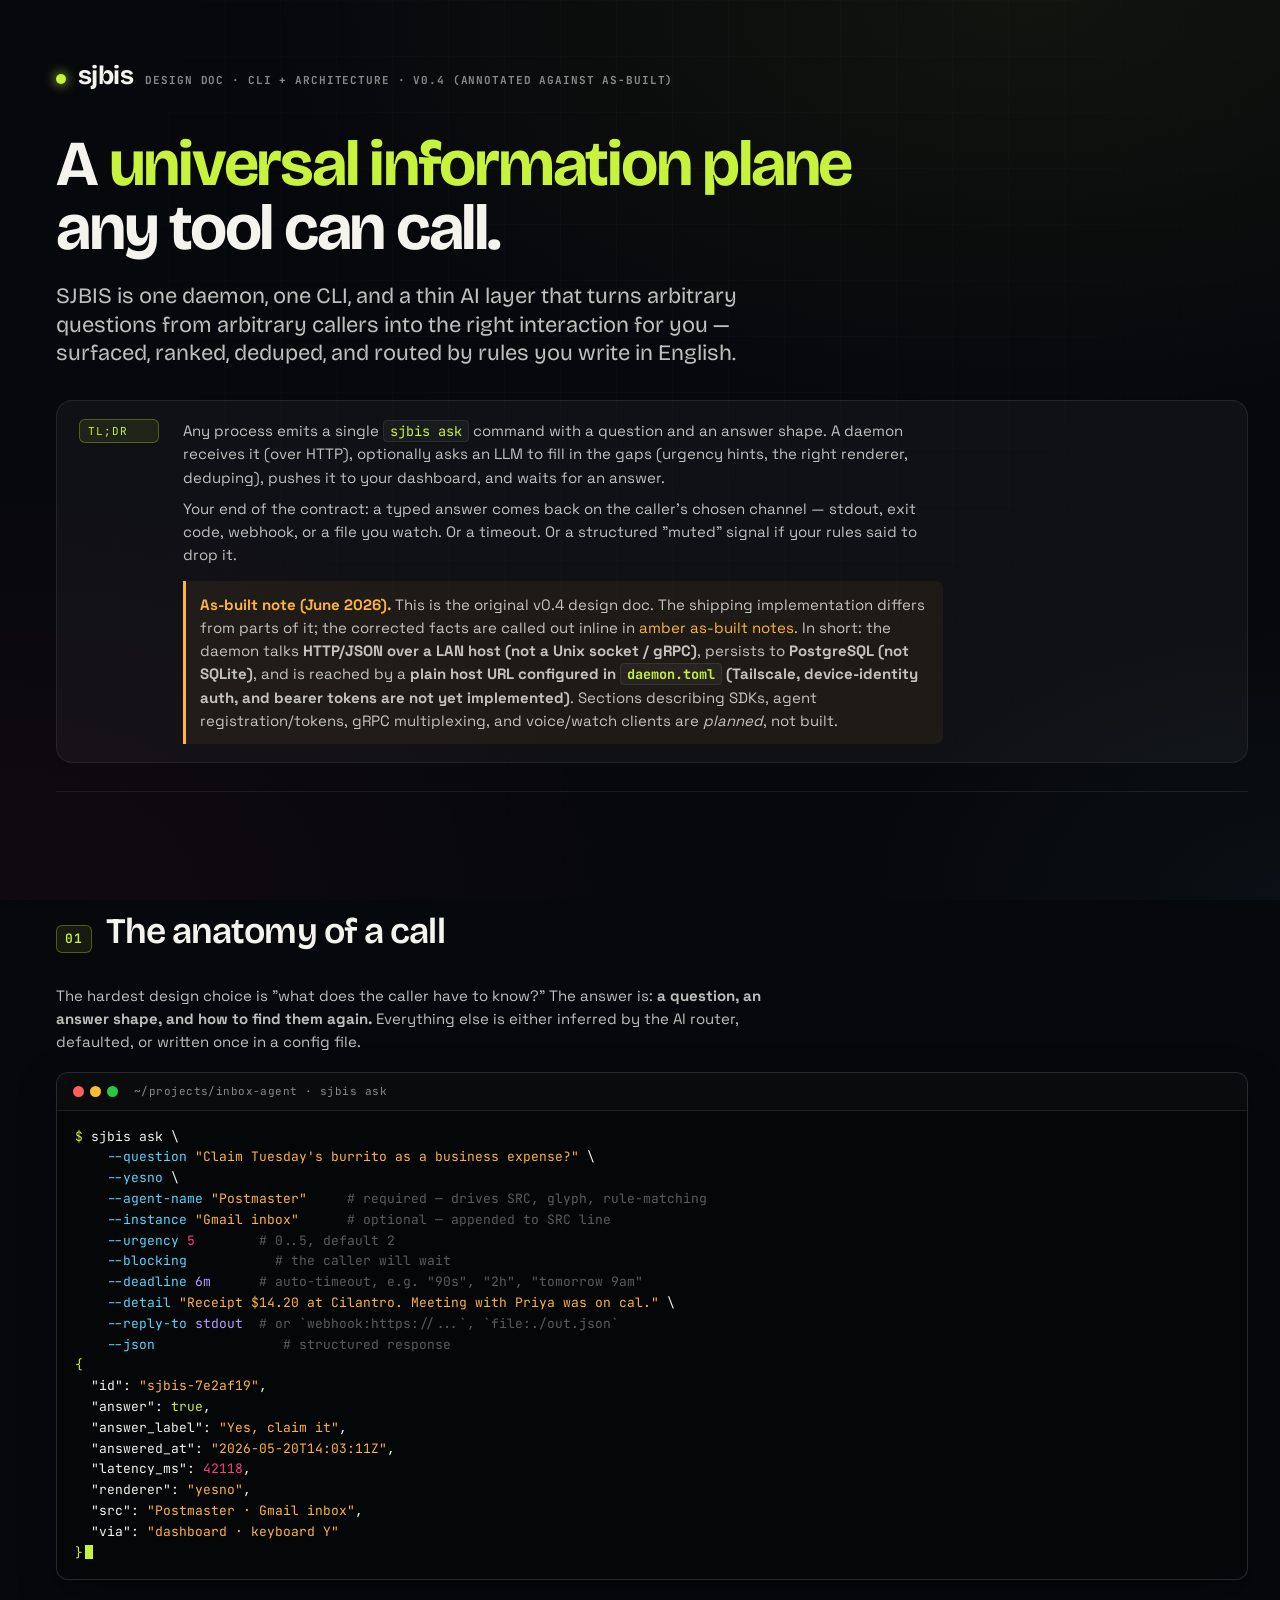
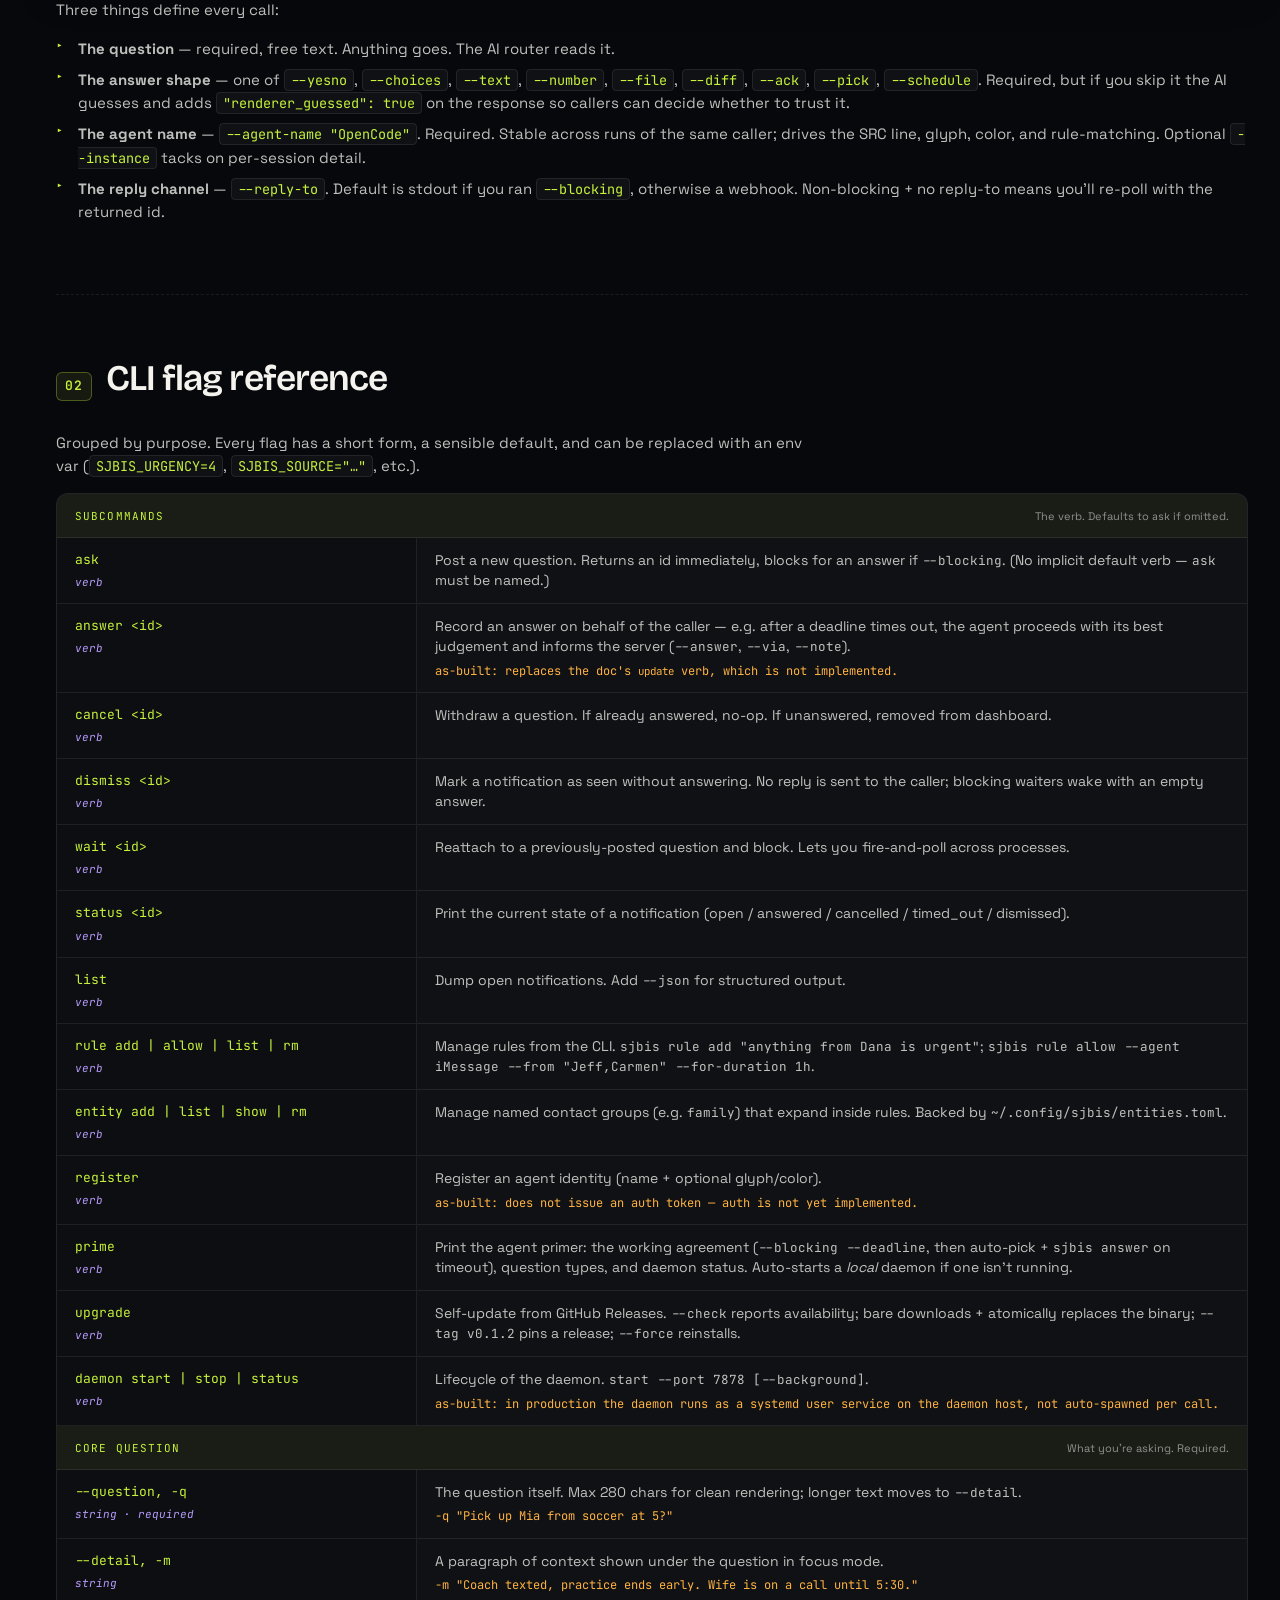
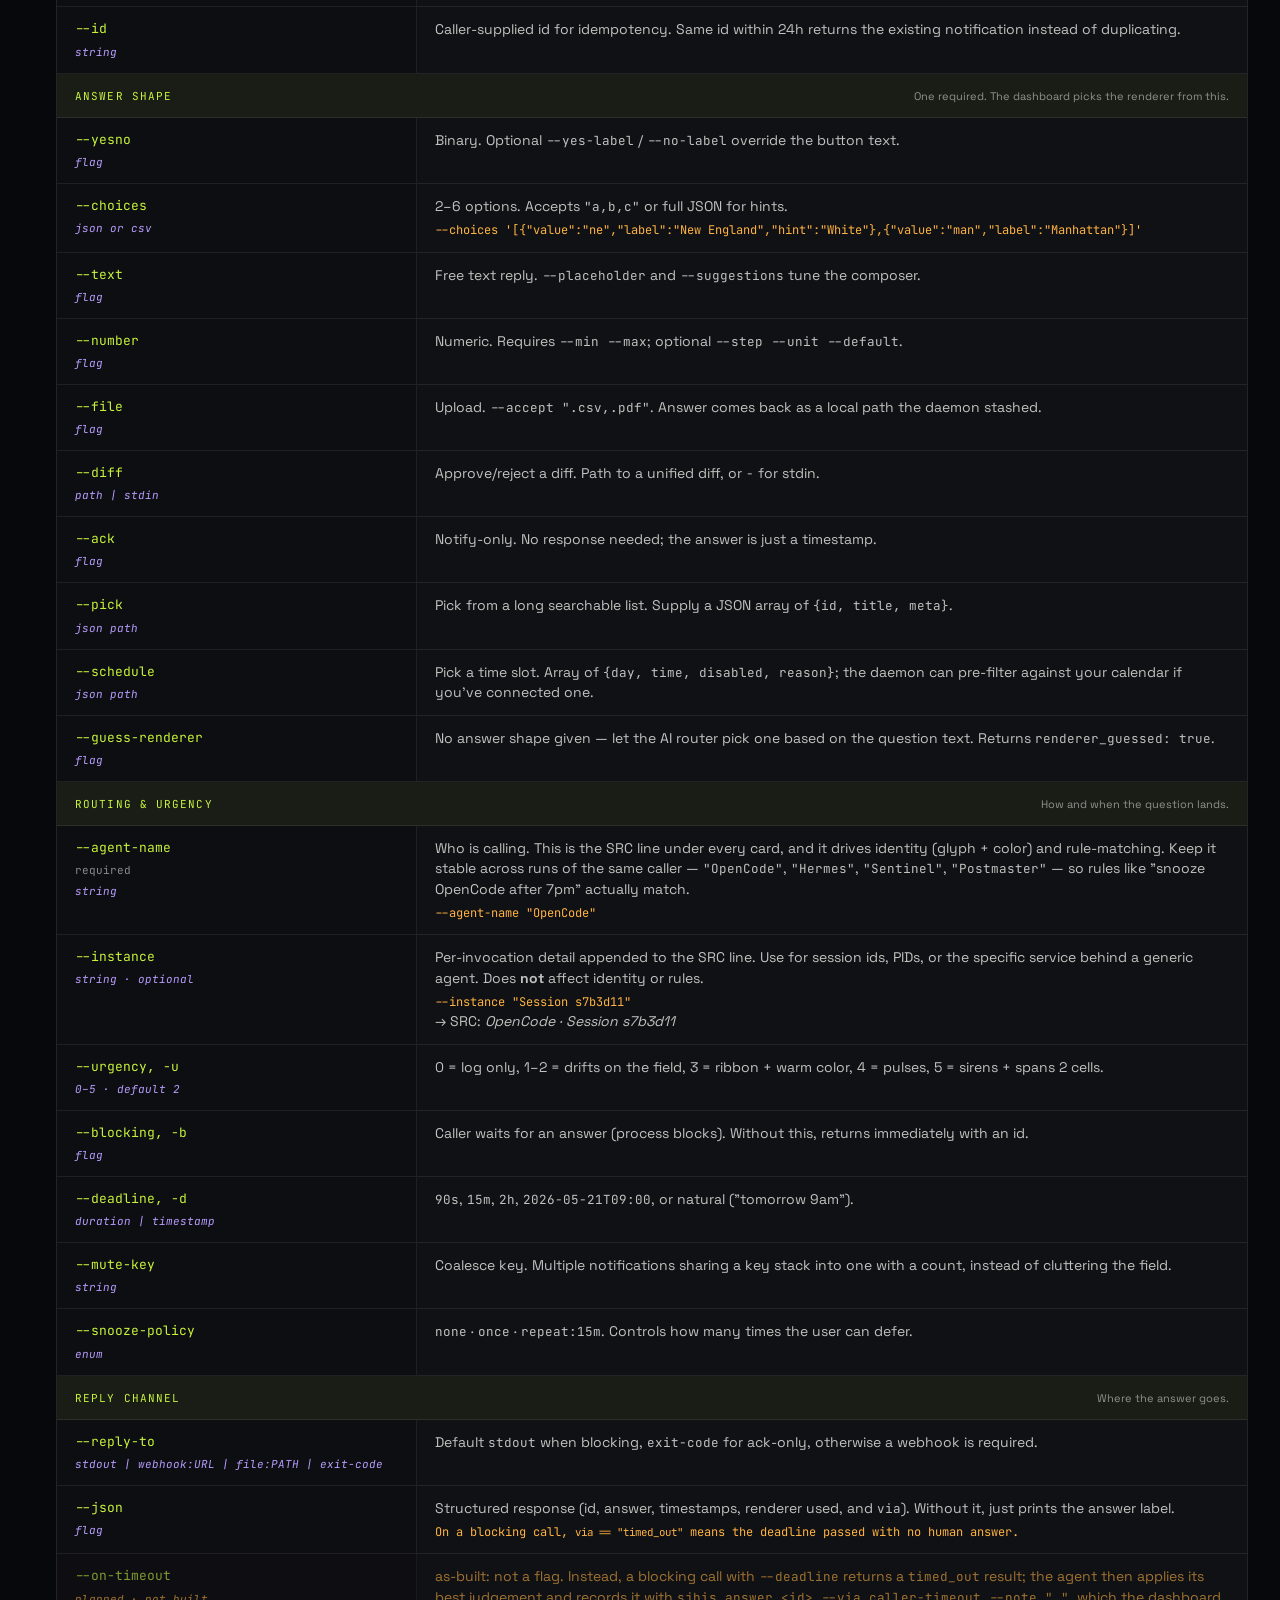
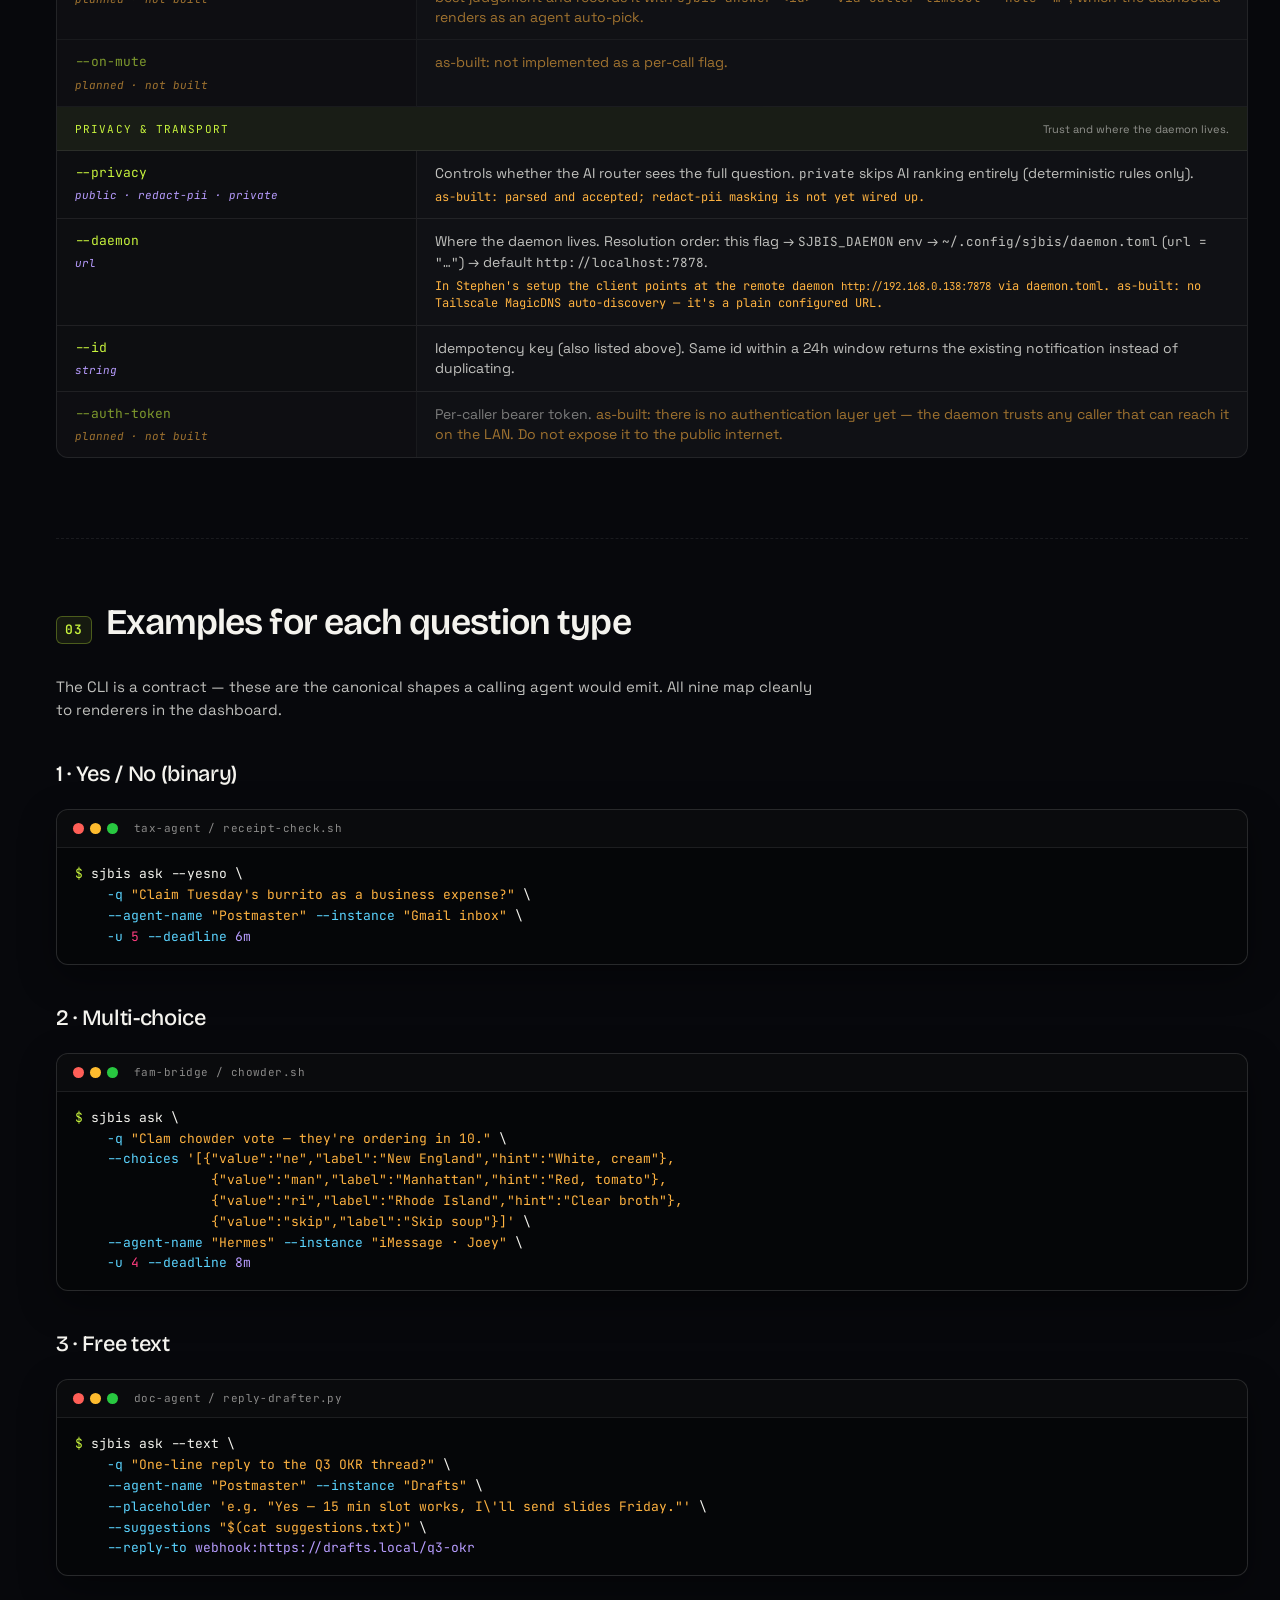
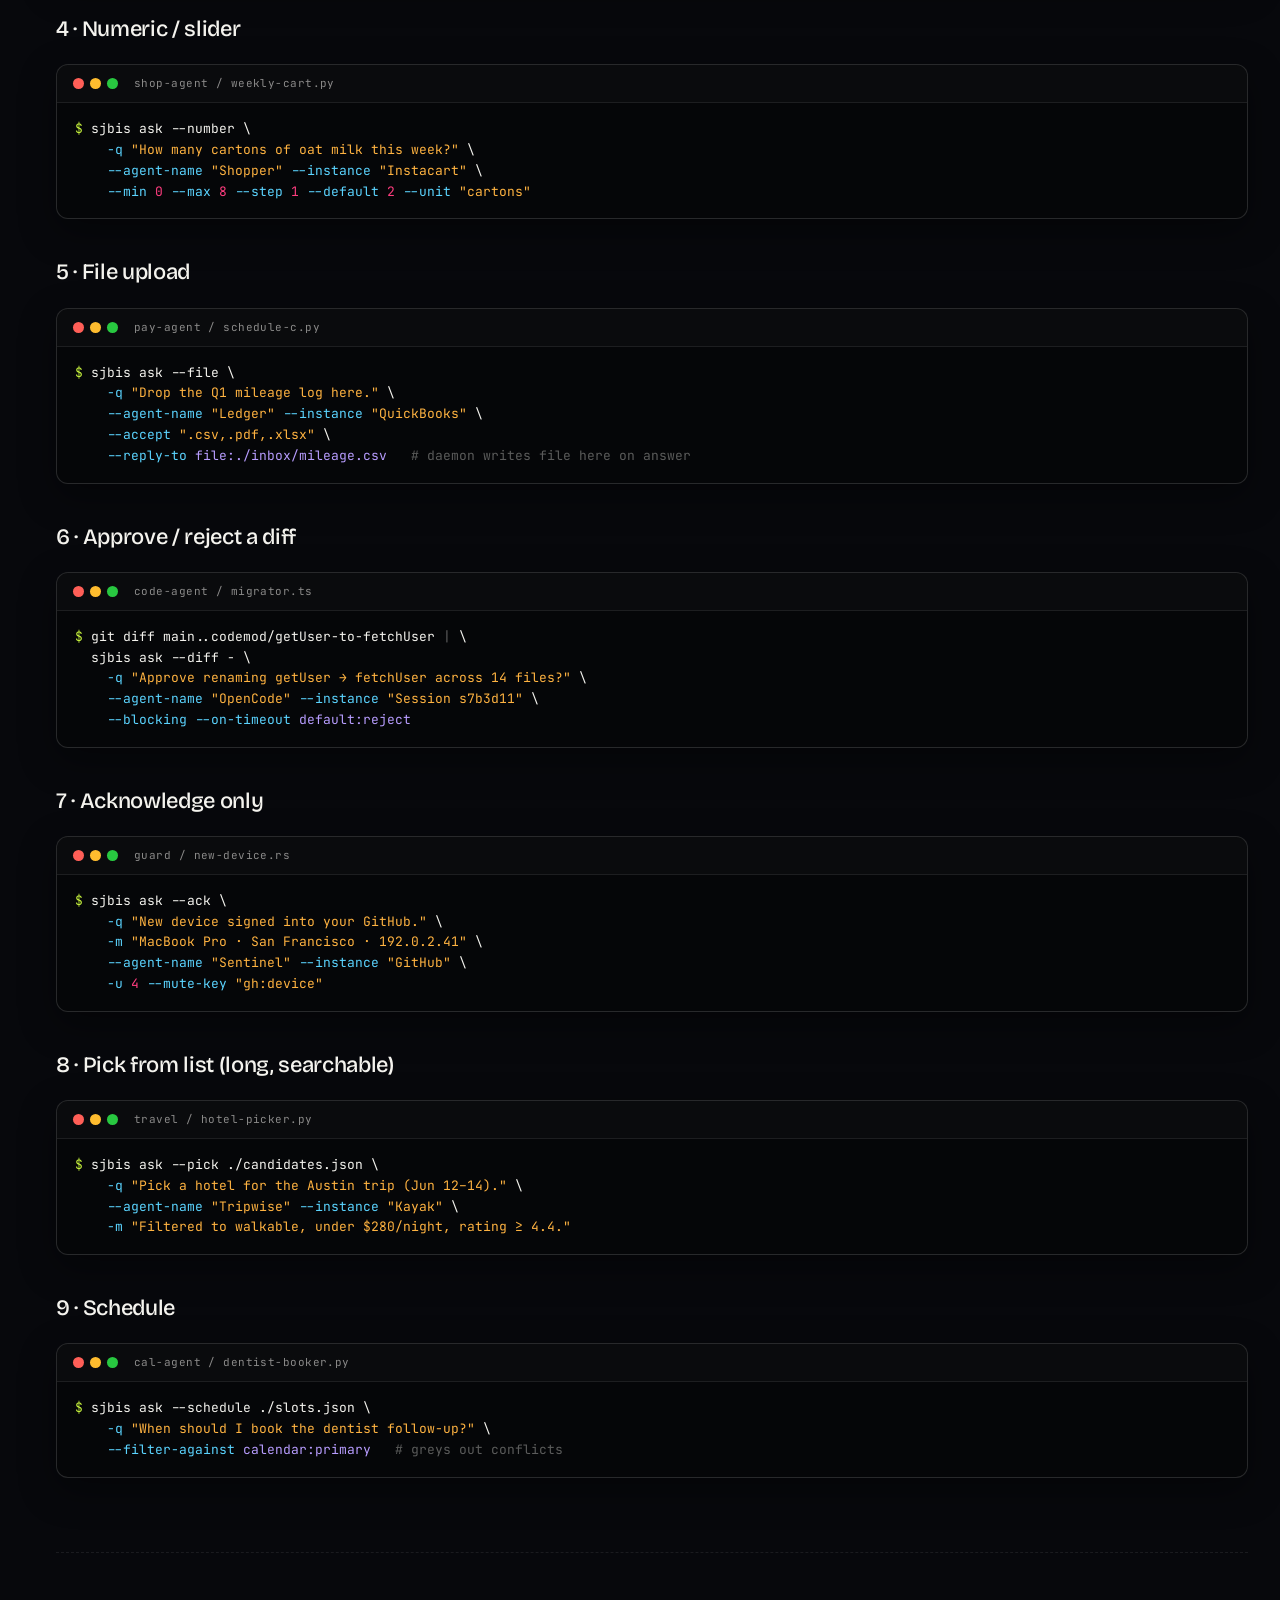
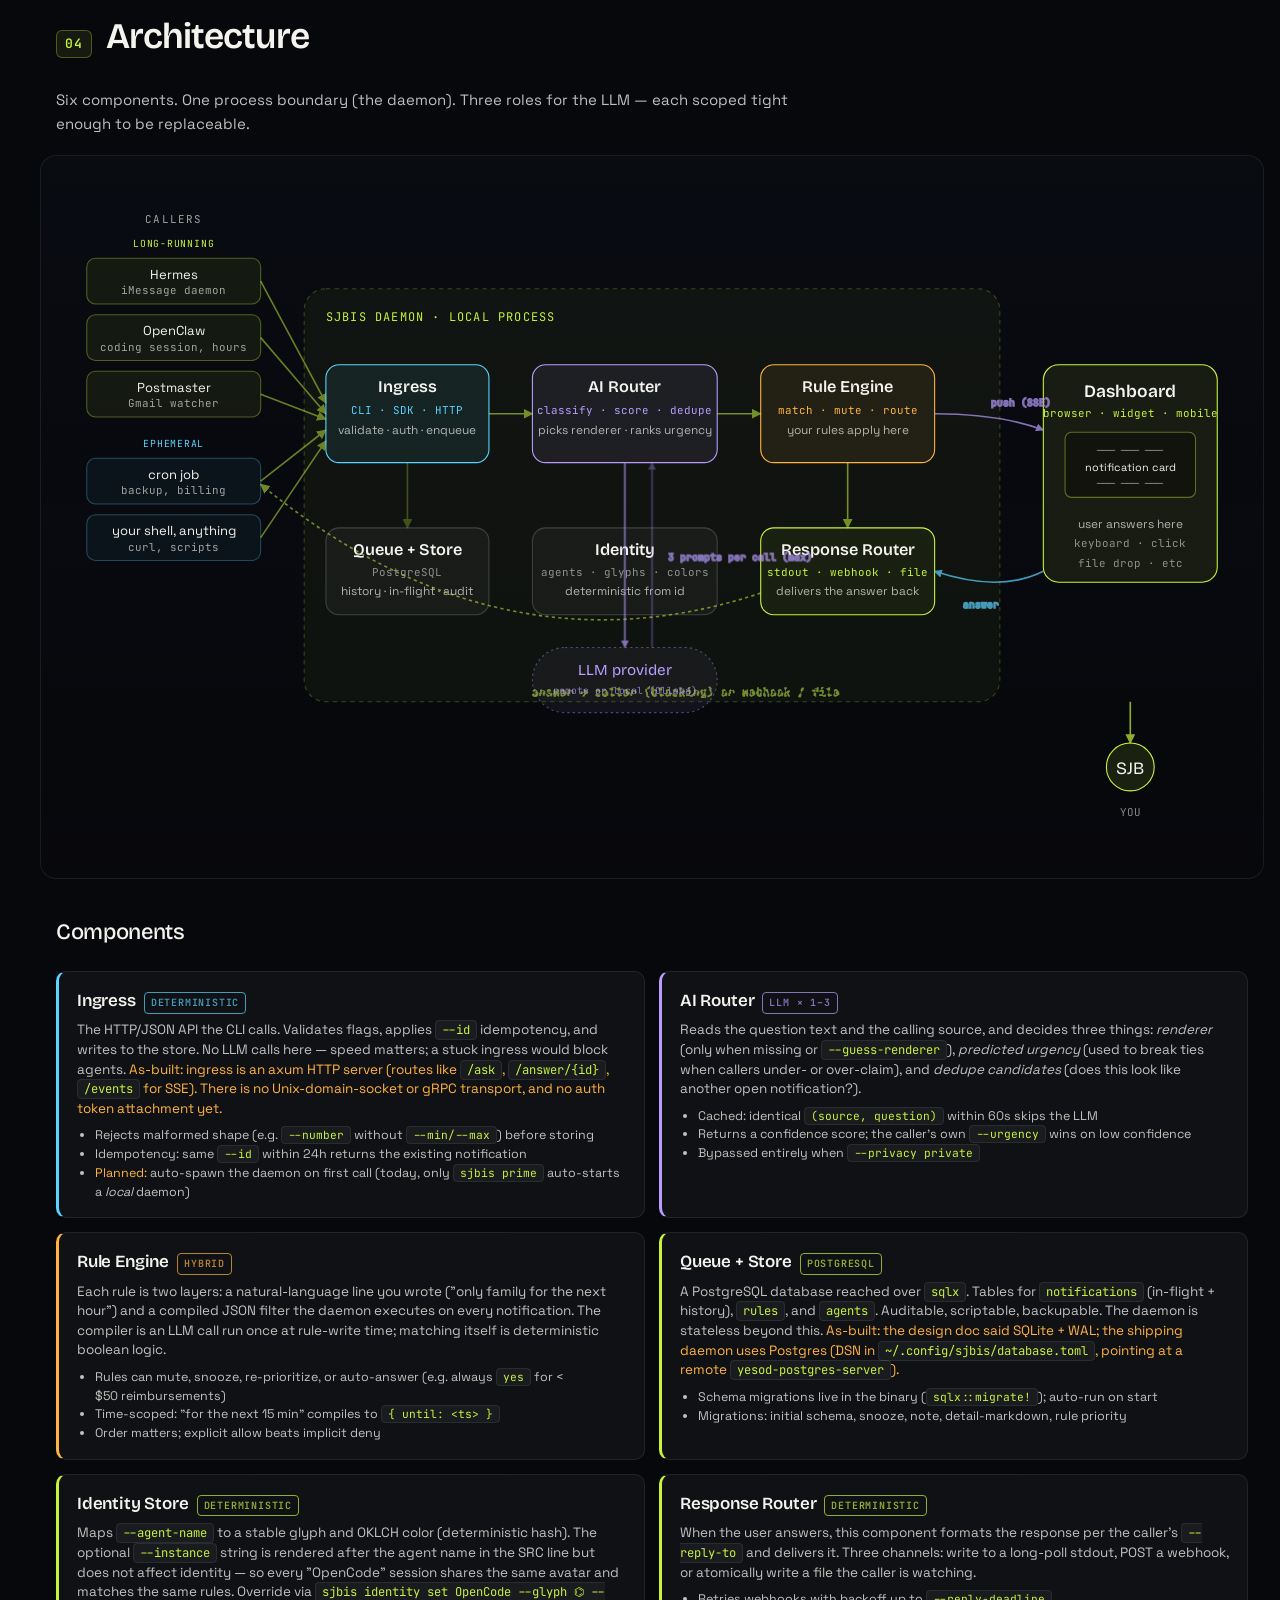
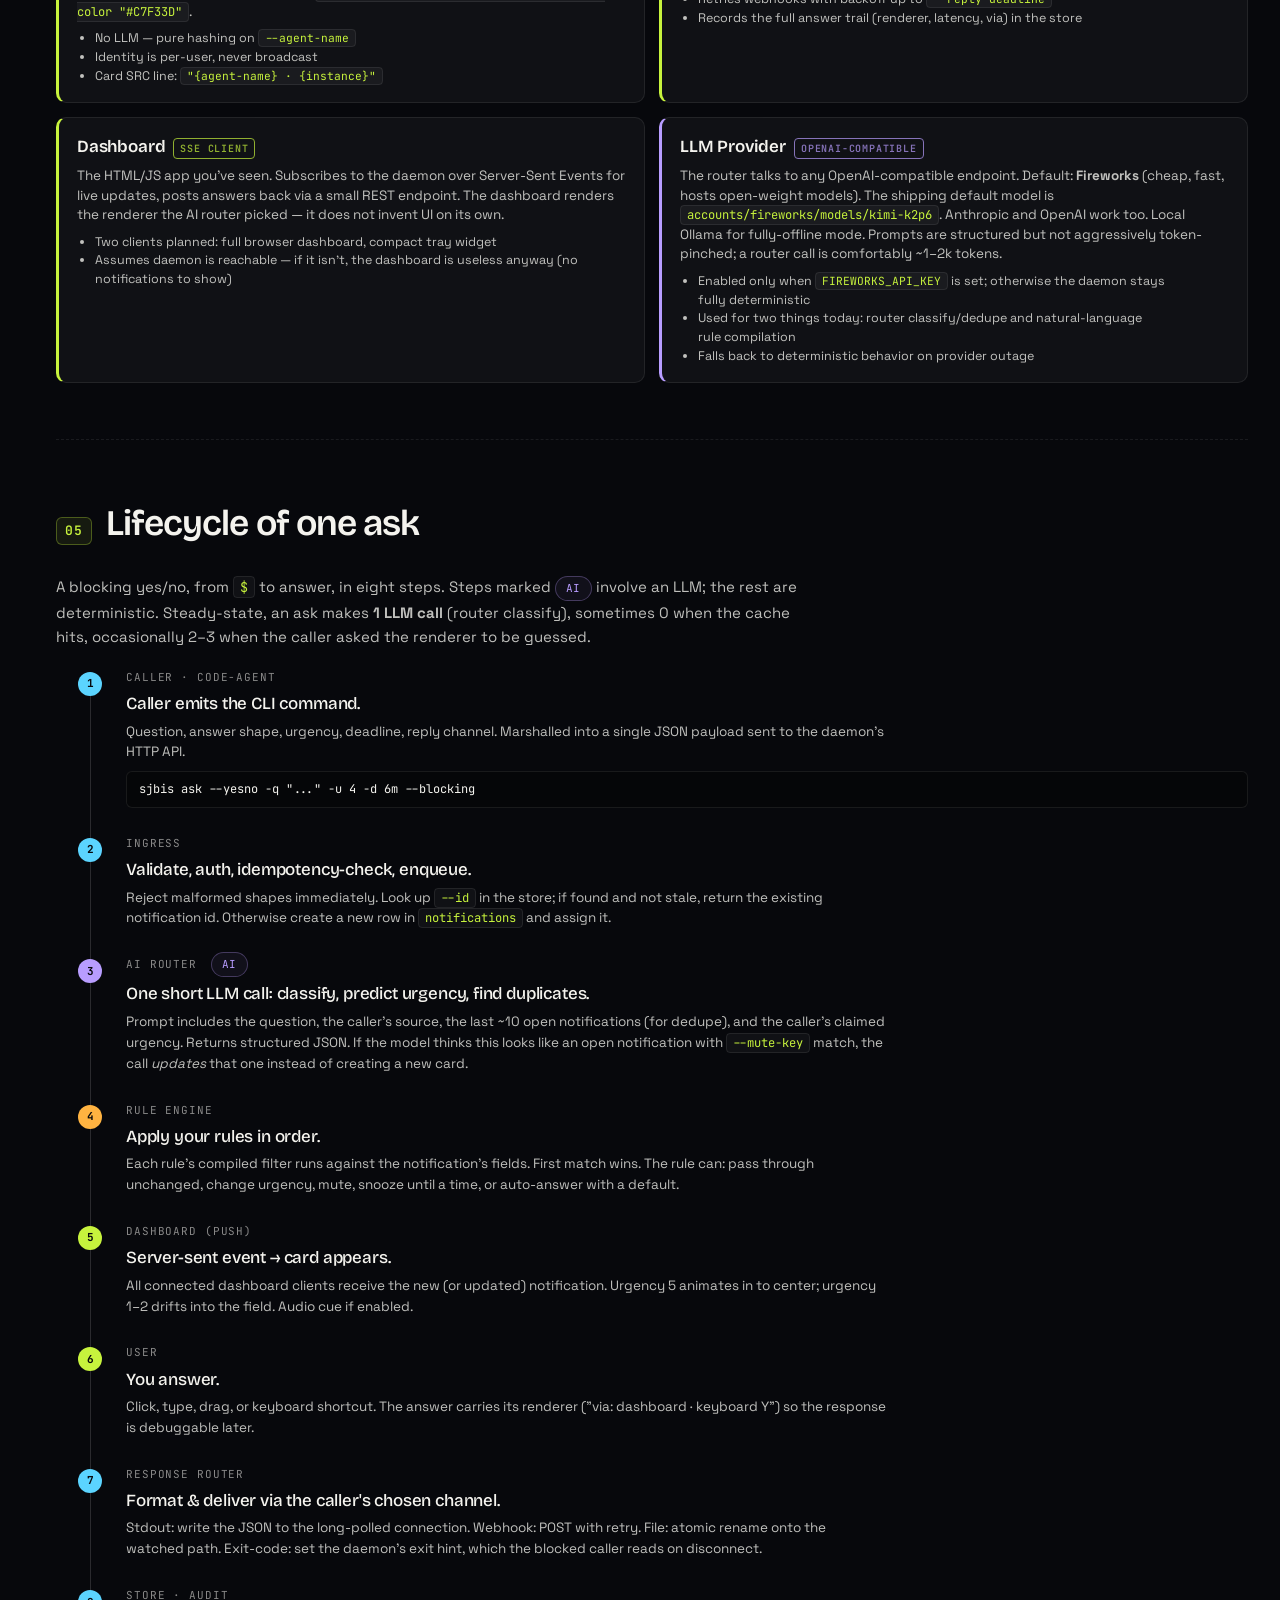
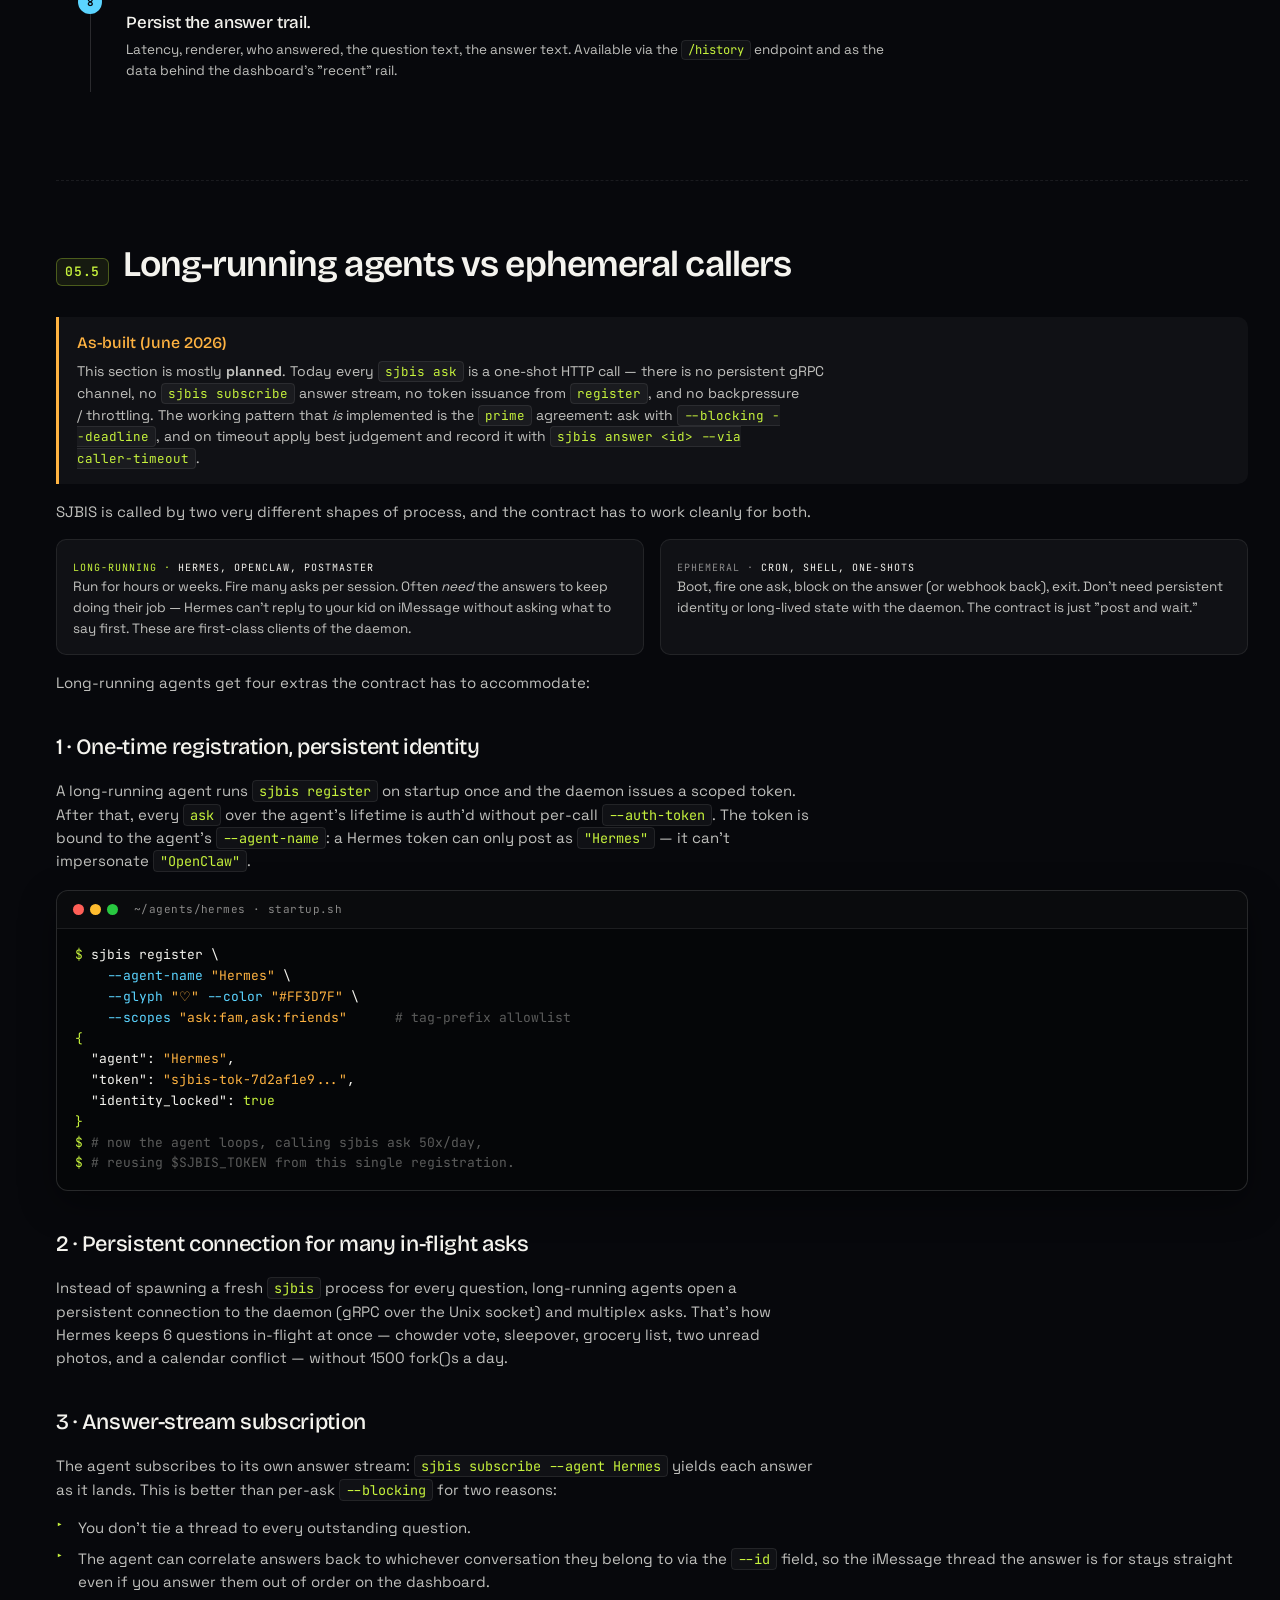
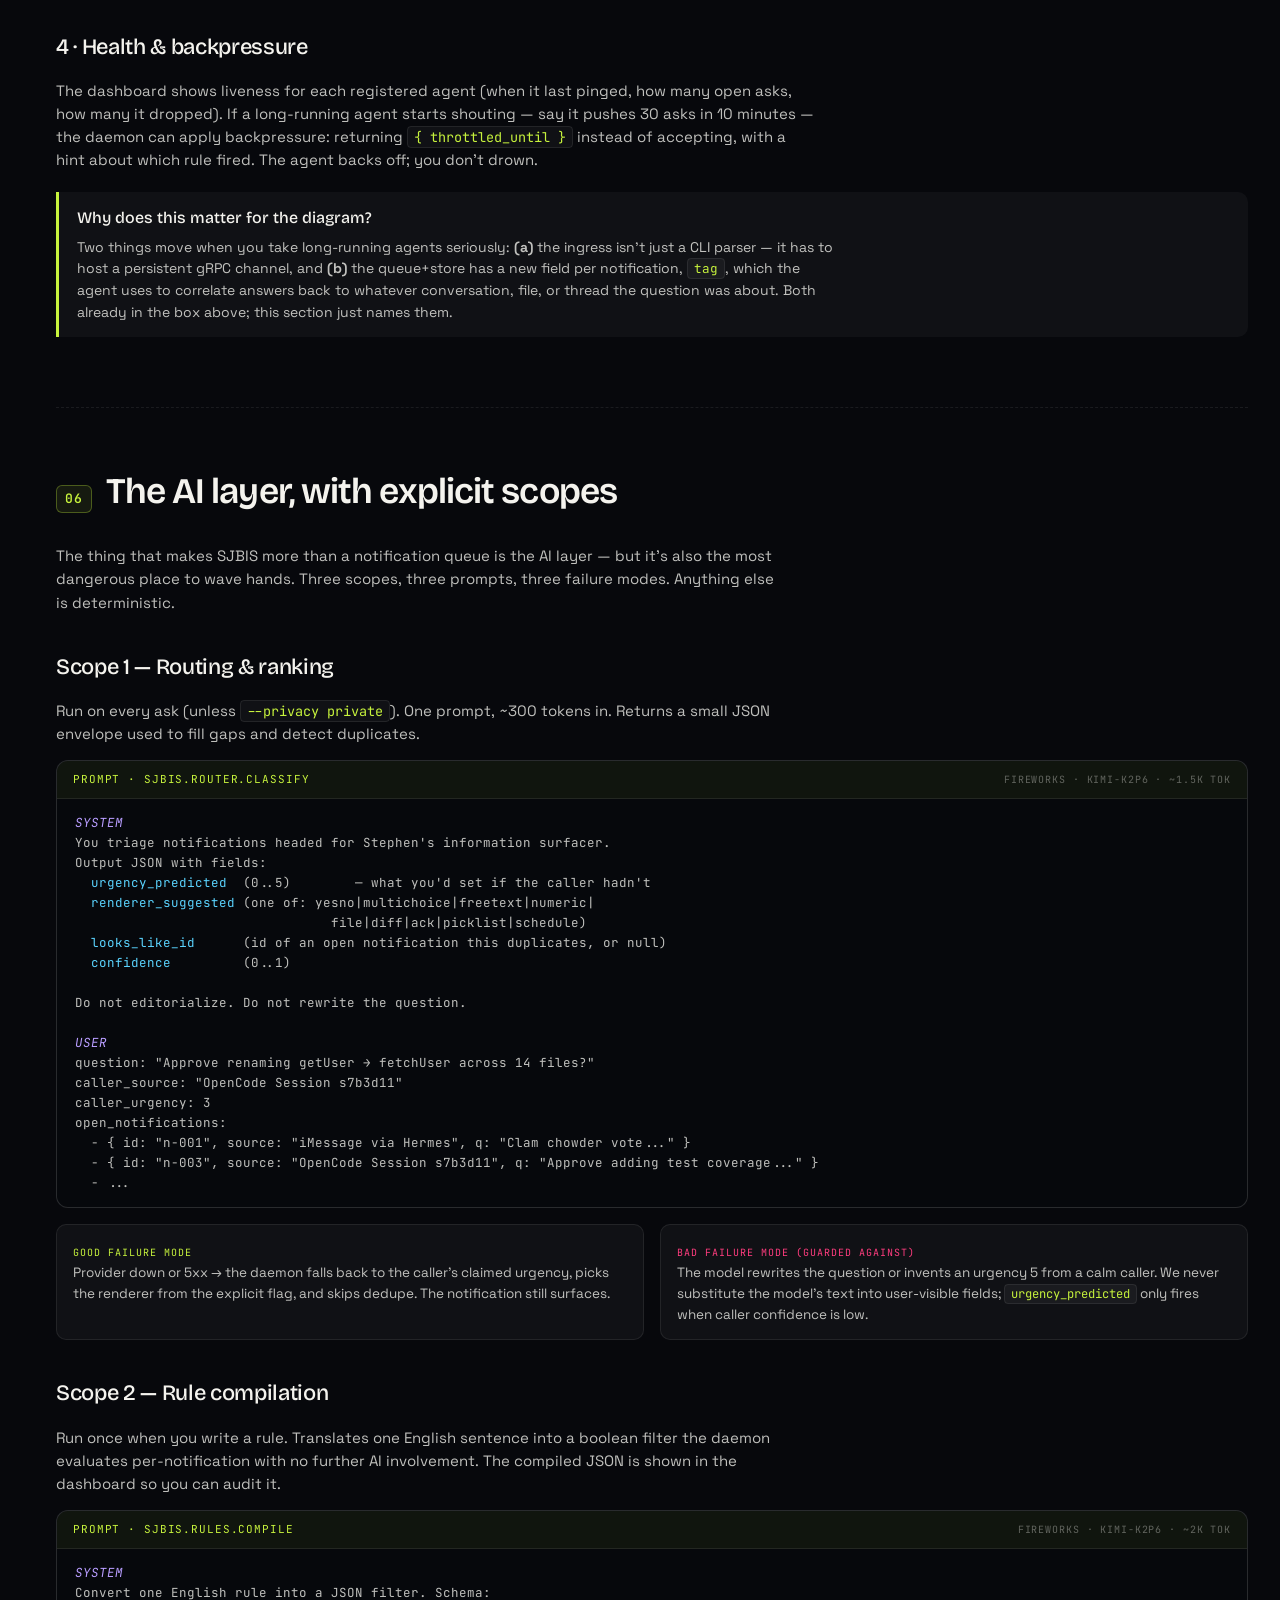
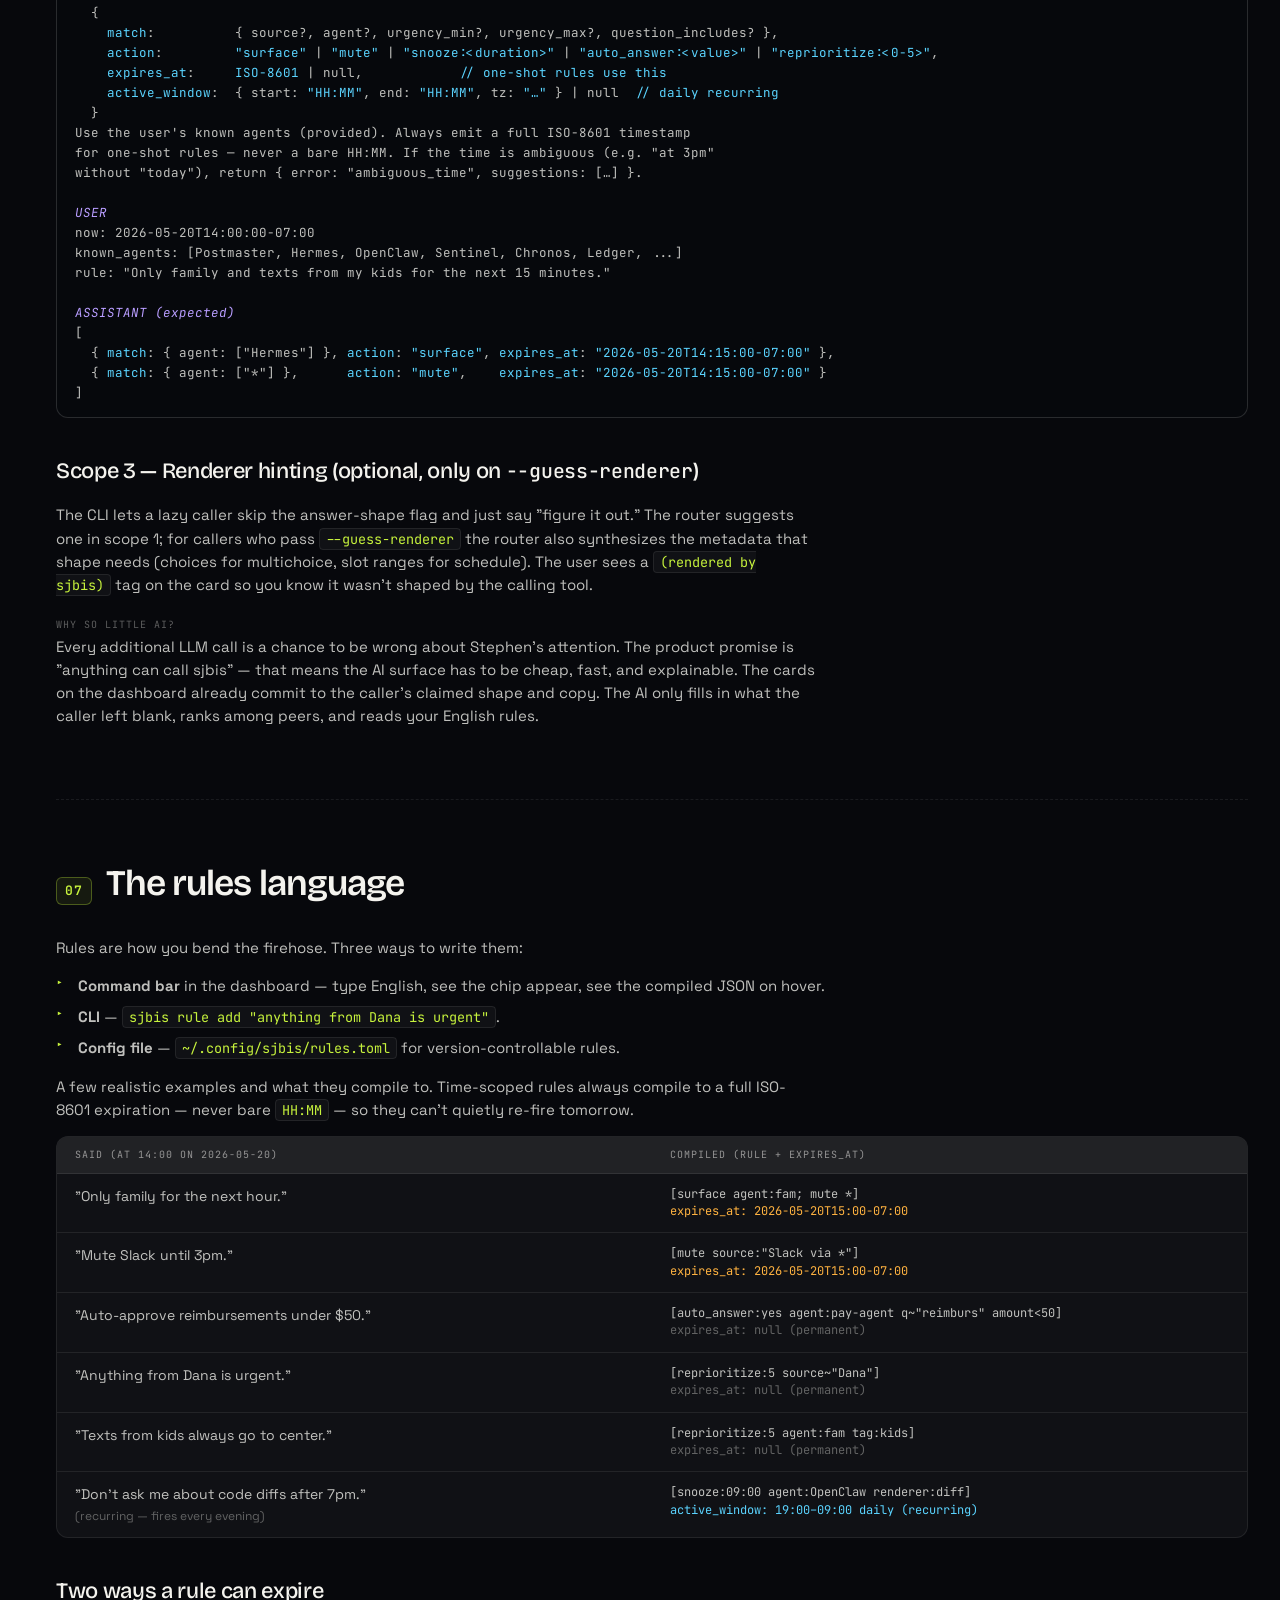
<file: SJBIS Architecture.html>
<!DOCTYPE html>
<html lang="en">
<head>
<meta charset="UTF-8" />
<meta name="viewport" content="width=device-width, initial-scale=1" />
<title>SJBIS · CLI + Architecture</title>

<link rel="preconnect" href="https://fonts.googleapis.com">
<link rel="preconnect" href="https://fonts.gstatic.com" crossorigin>
<link href="https://fonts.googleapis.com/css2?family=Bricolage+Grotesque:opsz,wght@12..96,400;12..96,500;12..96,600;12..96,700&family=Space+Grotesk:wght@400;500;600;700&family=JetBrains+Mono:wght@400;500;600;700&display=swap" rel="stylesheet">

<link rel="stylesheet" href="arch-styles.css" />
</head>
<body>

<div class="field"></div>

<main>

<!-- ──────────────────────────────────────────────────────────────────── -->
<header class="hero">
  <div class="brand">
    <span class="dot"></span>
    <span>sjbis</span>
    <span class="sub">design doc · cli + architecture · v0.4 (annotated against as-built)</span>
  </div>
  <h1>A <span class="accent">universal information plane</span><br/>any tool can call.</h1>
  <p class="subtitle">
    SJBIS is one daemon, one CLI, and a thin AI layer that turns arbitrary
    questions from arbitrary callers into the right interaction for you —
    surfaced, ranked, deduped, and routed by rules you write in English.
  </p>
  <div class="tldr">
    <span class="tag">TL;DR</span>
    <div>
      <p>
        Any process emits a single <code>sjbis ask</code> command with a question
        and an answer shape. A daemon receives it (over HTTP), optionally asks an
        LLM to fill in the gaps (urgency hints, the right renderer, deduping),
        pushes it to your dashboard, and waits for an answer.
      </p>
      <p>
        Your end of the contract: a typed answer comes back on the caller's chosen
        channel — stdout, exit code, webhook, or a file you watch. Or a timeout. Or
        a structured "muted" signal if your rules said to drop it.
      </p>
      <p style="margin-top:14px;padding:12px 14px;border-left:3px solid var(--warm);background:rgba(255,179,65,0.06);border-radius:0 8px 8px 0;">
        <strong style="color:var(--warm)">As-built note (June 2026).</strong>
        This is the original v0.4 design doc. The shipping implementation differs
        from parts of it; the corrected facts are called out inline in
        <span style="color:var(--warm)">amber as-built notes</span>. In short: the
        daemon talks <strong>HTTP/JSON over a LAN host (not a Unix socket / gRPC)</strong>,
        persists to <strong>PostgreSQL (not SQLite)</strong>, and is reached by a
        <strong>plain host URL configured in <code>daemon.toml</code> (Tailscale,
        device-identity auth, and bearer tokens are not yet implemented)</strong>.
        Sections describing SDKs, agent registration/tokens, gRPC multiplexing, and
        voice/watch clients are <em>planned</em>, not built.
      </p>
    </div>
  </div>
</header>

<!-- ──────────────────────────────────────────────────────────────────── -->
<section id="anatomy">
  <h2><span class="num">01</span> The anatomy of a call</h2>
  <p>
    The hardest design choice is "what does the caller have to know?" The answer
    is: <strong>a question, an answer shape, and how to find them again.</strong>
    Everything else is either inferred by the AI router, defaulted, or written
    once in a config file.
  </p>

  <div class="term">
    <div class="term-hd">
      <span class="dots"><span class="d"></span><span class="d"></span><span class="d"></span></span>
      <span class="ttl">~/projects/inbox-agent · sjbis ask</span>
    </div>
<div class="term-bd"><span class="p">$</span> <span class="c">sjbis ask</span> \
    <span class="f">--question</span> <span class="s">"Claim Tuesday's burrito as a business expense?"</span> \
    <span class="f">--yesno</span> \
    <span class="f">--agent-name</span> <span class="s">"Postmaster"</span>     <span class="m"># required — drives SRC, glyph, rule-matching</span>
    <span class="f">--instance</span> <span class="s">"Gmail inbox"</span>      <span class="m"># optional — appended to SRC line</span>
    <span class="f">--urgency</span> <span class="n">5</span>        <span class="m"># 0..5, default 2</span>
    <span class="f">--blocking</span>           <span class="m"># the caller will wait</span>
    <span class="f">--deadline</span> <span class="v">6m</span>      <span class="m"># auto-timeout, e.g. "90s", "2h", "tomorrow 9am"</span>
    <span class="f">--detail</span> <span class="s">"Receipt $14.20 at Cilantro. Meeting with Priya was on cal."</span> \
    <span class="f">--reply-to</span> <span class="v">stdout</span>  <span class="m"># or `webhook:https://...`, `file:./out.json`</span>
    <span class="f">--json</span>                <span class="m"># structured response</span>
<span class="ok">{</span>
  <span class="vk">"id"</span>: <span class="s">"sjbis-7e2af19"</span>,
  <span class="vk">"answer"</span>: <span class="ok">true</span>,
  <span class="vk">"answer_label"</span>: <span class="s">"Yes, claim it"</span>,
  <span class="vk">"answered_at"</span>: <span class="s">"2026-05-20T14:03:11Z"</span>,
  <span class="vk">"latency_ms"</span>: <span class="n">42118</span>,
  <span class="vk">"renderer"</span>: <span class="s">"yesno"</span>,
  <span class="vk">"src"</span>: <span class="s">"Postmaster · Gmail inbox"</span>,
  <span class="vk">"via"</span>: <span class="s">"dashboard · keyboard Y"</span>
<span class="ok">}</span><span class="caret"></span>
</div>
  </div>

  <p>
    Three things define every call:
  </p>

  <ul class="lead">
    <li>
      <strong>The question</strong> — required, free text. Anything goes.
      The AI router reads it.
    </li>
    <li>
      <strong>The answer shape</strong> — one of <code>--yesno</code>,
      <code>--choices</code>, <code>--text</code>, <code>--number</code>,
      <code>--file</code>, <code>--diff</code>, <code>--ack</code>,
      <code>--pick</code>, <code>--schedule</code>. Required, but if you skip
      it the AI guesses and adds <code>"renderer_guessed": true</code> on the
      response so callers can decide whether to trust it.
    </li>
    <li>
      <strong>The agent name</strong> — <code>--agent-name "OpenCode"</code>. Required.
      Stable across runs of the same caller; drives the SRC line, glyph, color, and
      rule-matching. Optional <code>--instance</code> tacks on per-session detail.
    </li>
    <li>
      <strong>The reply channel</strong> — <code>--reply-to</code>. Default is
      stdout if you ran <code>--blocking</code>, otherwise a webhook.
      Non-blocking + no reply-to means you'll re-poll with the returned id.
    </li>
  </ul>
</section>

<!-- ──────────────────────────────────────────────────────────────────── -->
<section id="cli">
  <h2><span class="num">02</span> CLI flag reference</h2>
  <p>
    Grouped by purpose. Every flag has a short form, a sensible default, and
    can be replaced with an env var (<code>SJBIS_URGENCY=4</code>,
    <code>SJBIS_SOURCE="…"</code>, etc.).
  </p>

  <div class="flags">
    <div class="flag-group-hd">
      <span>Subcommands</span>
      <span class="desc">The verb. Defaults to <code>ask</code> if omitted.</span>
    </div>
    <div class="row k"><span>ask</span><span class="type">verb</span></div>
    <div class="row v">Post a new question. Returns an id immediately, blocks for an answer if <code>--blocking</code>. (No implicit default verb — <code>ask</code> must be named.)</div>
    <div class="row k"><span>answer &lt;id&gt;</span><span class="type">verb</span></div>
    <div class="row v">Record an answer on behalf of the caller — e.g. after a deadline times out, the agent proceeds with its best judgement and informs the server (<code>--answer</code>, <code>--via</code>, <code>--note</code>). <span class="eg" style="color:var(--warm)">as-built: replaces the doc's <code>update</code> verb, which is not implemented.</span></div>
    <div class="row k"><span>cancel &lt;id&gt;</span><span class="type">verb</span></div>
    <div class="row v">Withdraw a question. If already answered, no-op. If unanswered, removed from dashboard.</div>
    <div class="row k"><span>dismiss &lt;id&gt;</span><span class="type">verb</span></div>
    <div class="row v">Mark a notification as seen without answering. No reply is sent to the caller; blocking waiters wake with an empty answer.</div>
    <div class="row k"><span>wait &lt;id&gt;</span><span class="type">verb</span></div>
    <div class="row v">Reattach to a previously-posted question and block. Lets you fire-and-poll across processes.</div>
    <div class="row k"><span>status &lt;id&gt;</span><span class="type">verb</span></div>
    <div class="row v">Print the current state of a notification (open / answered / cancelled / timed_out / dismissed).</div>
    <div class="row k"><span>list</span><span class="type">verb</span></div>
    <div class="row v">Dump open notifications. Add <code>--json</code> for structured output.</div>
    <div class="row k"><span>rule add | allow | list | rm</span><span class="type">verb</span></div>
    <div class="row v">Manage rules from the CLI. <code>sjbis rule add "anything from Dana is urgent"</code>; <code>sjbis rule allow --agent iMessage --from "Jeff,Carmen" --for-duration 1h</code>.</div>
    <div class="row k"><span>entity add | list | show | rm</span><span class="type">verb</span></div>
    <div class="row v">Manage named contact groups (e.g. <code>family</code>) that expand inside rules. Backed by <code>~/.config/sjbis/entities.toml</code>.</div>
    <div class="row k"><span>register</span><span class="type">verb</span></div>
    <div class="row v">Register an agent identity (name + optional glyph/color). <span class="eg" style="color:var(--warm)">as-built: does not issue an auth token — auth is not yet implemented.</span></div>
    <div class="row k"><span>prime</span><span class="type">verb</span></div>
    <div class="row v">Print the agent primer: the working agreement (<code>--blocking --deadline</code>, then auto-pick + <code>sjbis answer</code> on timeout), question types, and daemon status. Auto-starts a <em>local</em> daemon if one isn't running.</div>
    <div class="row k"><span>upgrade</span><span class="type">verb</span></div>
    <div class="row v">Self-update from GitHub Releases. <code>--check</code> reports availability; bare downloads + atomically replaces the binary; <code>--tag v0.1.2</code> pins a release; <code>--force</code> reinstalls.</div>
    <div class="row k"><span>daemon start | stop | status</span><span class="type">verb</span></div>
    <div class="row v">Lifecycle of the daemon. <code>start --port 7878 [--background]</code>. <span class="eg" style="color:var(--warm)">as-built: in production the daemon runs as a systemd user service on the daemon host, not auto-spawned per call.</span></div>

    <div class="flag-group-hd">
      <span>Core question</span>
      <span class="desc">What you're asking. Required.</span>
    </div>
    <div class="row k"><span>--question, -q</span><span class="type">string · required</span></div>
    <div class="row v">The question itself. Max 280 chars for clean rendering; longer text moves to <code>--detail</code>.<span class="eg">-q "Pick up Mia from soccer at 5?"</span></div>
    <div class="row k"><span>--detail, -m</span><span class="type">string</span></div>
    <div class="row v">A paragraph of context shown under the question in focus mode.<span class="eg">-m "Coach texted, practice ends early. Wife is on a call until 5:30."</span></div>
    <div class="row k"><span>--id</span><span class="type">string</span></div>
    <div class="row v">Caller-supplied id for idempotency. Same id within 24h returns the existing notification instead of duplicating.</div>

    <div class="flag-group-hd">
      <span>Answer shape</span>
      <span class="desc">One required. The dashboard picks the renderer from this.</span>
    </div>
    <div class="row k"><span>--yesno</span><span class="type">flag</span></div>
    <div class="row v">Binary. Optional <code>--yes-label</code> / <code>--no-label</code> override the button text.</div>
    <div class="row k"><span>--choices</span><span class="type">json or csv</span></div>
    <div class="row v">2–6 options. Accepts <code>"a,b,c"</code> or full JSON for hints.<span class="eg">--choices '[{"value":"ne","label":"New England","hint":"White"},{"value":"man","label":"Manhattan"}]'</span></div>
    <div class="row k"><span>--text</span><span class="type">flag</span></div>
    <div class="row v">Free text reply. <code>--placeholder</code> and <code>--suggestions</code> tune the composer.</div>
    <div class="row k"><span>--number</span><span class="type">flag</span></div>
    <div class="row v">Numeric. Requires <code>--min --max</code>; optional <code>--step --unit --default</code>.</div>
    <div class="row k"><span>--file</span><span class="type">flag</span></div>
    <div class="row v">Upload. <code>--accept ".csv,.pdf"</code>. Answer comes back as a local path the daemon stashed.</div>
    <div class="row k"><span>--diff</span><span class="type">path | stdin</span></div>
    <div class="row v">Approve/reject a diff. Path to a unified diff, or <code>-</code> for stdin.</div>
    <div class="row k"><span>--ack</span><span class="type">flag</span></div>
    <div class="row v">Notify-only. No response needed; the answer is just a timestamp.</div>
    <div class="row k"><span>--pick</span><span class="type">json path</span></div>
    <div class="row v">Pick from a long searchable list. Supply a JSON array of <code>{id, title, meta}</code>.</div>
    <div class="row k"><span>--schedule</span><span class="type">json path</span></div>
    <div class="row v">Pick a time slot. Array of <code>{day, time, disabled, reason}</code>; the daemon can pre-filter against your calendar if you've connected one.</div>
    <div class="row k"><span>--guess-renderer</span><span class="type">flag</span></div>
    <div class="row v">No answer shape given — let the AI router pick one based on the question text. Returns <code>renderer_guessed: true</code>.</div>

    <div class="flag-group-hd">
      <span>Routing &amp; urgency</span>
      <span class="desc">How and when the question lands.</span>
    </div>
    <div class="row k"><span>--agent-name</span><span class="alt">required</span><span class="type">string</span></div>
    <div class="row v">
      Who is calling. This is the SRC line under every card, and it drives identity
      (glyph + color) and rule-matching. Keep it stable across runs of the same caller —
      <code>"OpenCode"</code>, <code>"Hermes"</code>, <code>"Sentinel"</code>, <code>"Postmaster"</code> — so rules like
      "snooze OpenCode after 7pm" actually match.
      <span class="eg">--agent-name "OpenCode"</span>
    </div>
    <div class="row k"><span>--instance</span><span class="type">string · optional</span></div>
    <div class="row v">
      Per-invocation detail appended to the SRC line. Use for session ids, PIDs, or the
      specific service behind a generic agent. Does <strong>not</strong> affect identity or
      rules.
      <span class="eg">--instance "Session s7b3d11"</span> → SRC: <em>OpenCode · Session s7b3d11</em>
    </div>
    <div class="row k"><span>--urgency, -u</span><span class="type">0–5 · default 2</span></div>
    <div class="row v">0 = log only, 1–2 = drifts on the field, 3 = ribbon + warm color, 4 = pulses, 5 = sirens + spans 2 cells.</div>
    <div class="row k"><span>--blocking, -b</span><span class="type">flag</span></div>
    <div class="row v">Caller waits for an answer (process blocks). Without this, returns immediately with an id.</div>
    <div class="row k"><span>--deadline, -d</span><span class="type">duration | timestamp</span></div>
    <div class="row v"><code>90s</code>, <code>15m</code>, <code>2h</code>, <code>2026-05-21T09:00</code>, or natural ("tomorrow 9am").</div>
    <div class="row k"><span>--mute-key</span><span class="type">string</span></div>
    <div class="row v">Coalesce key. Multiple notifications sharing a key stack into one with a count, instead of cluttering the field.</div>
    <div class="row k"><span>--snooze-policy</span><span class="type">enum</span></div>
    <div class="row v"><code>none</code> · <code>once</code> · <code>repeat:15m</code>. Controls how many times the user can defer.</div>

    <div class="flag-group-hd">
      <span>Reply channel</span>
      <span class="desc">Where the answer goes.</span>
    </div>
    <div class="row k"><span>--reply-to</span><span class="type">stdout | webhook:URL | file:PATH | exit-code</span></div>
    <div class="row v">Default <code>stdout</code> when blocking, <code>exit-code</code> for ack-only, otherwise a webhook is required.</div>
    <div class="row k"><span>--json</span><span class="type">flag</span></div>
    <div class="row v">Structured response (id, answer, timestamps, renderer used, and <code>via</code>). Without it, just prints the answer label. <span class="eg">On a blocking call, <code>via == "timed_out"</code> means the deadline passed with no human answer.</span></div>
    <div class="row k" style="opacity:0.6"><span>--on-timeout</span><span class="type" style="color:var(--warm)">planned · not built</span></div>
    <div class="row v" style="opacity:0.6"><span style="color:var(--warm)">as-built: not a flag. Instead, a blocking call with <code>--deadline</code> returns a <code>timed_out</code> result; the agent then applies its best judgement and records it with <code>sjbis answer &lt;id&gt; --via caller-timeout --note "…"</code>, which the dashboard renders as an agent auto-pick.</span></div>
    <div class="row k" style="opacity:0.6"><span>--on-mute</span><span class="type" style="color:var(--warm)">planned · not built</span></div>
    <div class="row v" style="opacity:0.6"><span style="color:var(--warm)">as-built: not implemented as a per-call flag.</span></div>

    <div class="flag-group-hd">
      <span>Privacy &amp; transport</span>
      <span class="desc">Trust and where the daemon lives.</span>
    </div>
    <div class="row k"><span>--privacy</span><span class="type">public · redact-pii · private</span></div>
    <div class="row v">Controls whether the AI router sees the full question. <code>private</code> skips AI ranking entirely (deterministic rules only). <span class="eg" style="color:var(--warm)">as-built: parsed and accepted; redact-pii masking is not yet wired up.</span></div>
    <div class="row k"><span>--daemon</span><span class="type">url</span></div>
    <div class="row v">Where the daemon lives. Resolution order: this flag → <code>SJBIS_DAEMON</code> env → <code>~/.config/sjbis/daemon.toml</code> (<code>url = "…"</code>) → default <code>http://localhost:7878</code>. <span class="eg">In Stephen's setup the client points at the remote daemon <code>http://192.168.0.138:7878</code> via daemon.toml. <span style="color:var(--warm)">as-built: no Tailscale MagicDNS auto-discovery — it's a plain configured URL.</span></span></div>
    <div class="row k"><span>--id</span><span class="type">string</span></div>
    <div class="row v">Idempotency key (also listed above). Same id within a 24h window returns the existing notification instead of duplicating.</div>
    <div class="row k" style="opacity:0.6"><span>--auth-token</span><span class="type" style="color:var(--warm)">planned · not built</span></div>
    <div class="row v" style="opacity:0.6">Per-caller bearer token. <span style="color:var(--warm)">as-built: there is no authentication layer yet — the daemon trusts any caller that can reach it on the LAN. Do not expose it to the public internet.</span></div>
  </div>
</section>

<!-- ──────────────────────────────────────────────────────────────────── -->
<section id="examples">
  <h2><span class="num">03</span> Examples for each question type</h2>
  <p>
    The CLI is a contract — these are the canonical shapes a calling agent
    would emit. All nine map cleanly to renderers in the dashboard.
  </p>

  <h3>1 · Yes / No (binary)</h3>
  <div class="term">
    <div class="term-hd"><span class="dots"><span class="d"></span><span class="d"></span><span class="d"></span></span><span class="ttl">tax-agent / receipt-check.sh</span></div>
<div class="term-bd"><span class="p">$</span> <span class="c">sjbis ask --yesno</span> \
    <span class="f">-q</span> <span class="s">"Claim Tuesday's burrito as a business expense?"</span> \
    <span class="f">--agent-name</span> <span class="s">"Postmaster"</span> <span class="f">--instance</span> <span class="s">"Gmail inbox"</span> \
    <span class="f">-u</span> <span class="n">5</span> <span class="f">--deadline</span> <span class="v">6m</span></div>
  </div>

  <h3>2 · Multi-choice</h3>
  <div class="term">
    <div class="term-hd"><span class="dots"><span class="d"></span><span class="d"></span><span class="d"></span></span><span class="ttl">fam-bridge / chowder.sh</span></div>
<div class="term-bd"><span class="p">$</span> <span class="c">sjbis ask</span> \
    <span class="f">-q</span> <span class="s">"Clam chowder vote — they're ordering in 10."</span> \
    <span class="f">--choices</span> <span class="s">'[{"value":"ne","label":"New England","hint":"White, cream"},
                 {"value":"man","label":"Manhattan","hint":"Red, tomato"},
                 {"value":"ri","label":"Rhode Island","hint":"Clear broth"},
                 {"value":"skip","label":"Skip soup"}]'</span> \
    <span class="f">--agent-name</span> <span class="s">"Hermes"</span> <span class="f">--instance</span> <span class="s">"iMessage · Joey"</span> \
    <span class="f">-u</span> <span class="n">4</span> <span class="f">--deadline</span> <span class="v">8m</span></div>
  </div>

  <h3>3 · Free text</h3>
  <div class="term">
    <div class="term-hd"><span class="dots"><span class="d"></span><span class="d"></span><span class="d"></span></span><span class="ttl">doc-agent / reply-drafter.py</span></div>
<div class="term-bd"><span class="p">$</span> <span class="c">sjbis ask --text</span> \
    <span class="f">-q</span> <span class="s">"One-line reply to the Q3 OKR thread?"</span> \
    <span class="f">--agent-name</span> <span class="s">"Postmaster"</span> <span class="f">--instance</span> <span class="s">"Drafts"</span> \
    <span class="f">--placeholder</span> <span class="s">'e.g. "Yes — 15 min slot works, I\'ll send slides Friday."'</span> \
    <span class="f">--suggestions</span> <span class="s">"$(cat suggestions.txt)"</span> \
    <span class="f">--reply-to</span> <span class="v">webhook:https://drafts.local/q3-okr</span></div>
  </div>

  <h3>4 · Numeric / slider</h3>
  <div class="term">
    <div class="term-hd"><span class="dots"><span class="d"></span><span class="d"></span><span class="d"></span></span><span class="ttl">shop-agent / weekly-cart.py</span></div>
<div class="term-bd"><span class="p">$</span> <span class="c">sjbis ask --number</span> \
    <span class="f">-q</span> <span class="s">"How many cartons of oat milk this week?"</span> \
    <span class="f">--agent-name</span> <span class="s">"Shopper"</span> <span class="f">--instance</span> <span class="s">"Instacart"</span> \
    <span class="f">--min</span> <span class="n">0</span> <span class="f">--max</span> <span class="n">8</span> <span class="f">--step</span> <span class="n">1</span> <span class="f">--default</span> <span class="n">2</span> <span class="f">--unit</span> <span class="s">"cartons"</span></div>
  </div>

  <h3>5 · File upload</h3>
  <div class="term">
    <div class="term-hd"><span class="dots"><span class="d"></span><span class="d"></span><span class="d"></span></span><span class="ttl">pay-agent / schedule-c.py</span></div>
<div class="term-bd"><span class="p">$</span> <span class="c">sjbis ask --file</span> \
    <span class="f">-q</span> <span class="s">"Drop the Q1 mileage log here."</span> \
    <span class="f">--agent-name</span> <span class="s">"Ledger"</span> <span class="f">--instance</span> <span class="s">"QuickBooks"</span> \
    <span class="f">--accept</span> <span class="s">".csv,.pdf,.xlsx"</span> \
    <span class="f">--reply-to</span> <span class="v">file:./inbox/mileage.csv</span>   <span class="m"># daemon writes file here on answer</span></div>
  </div>

  <h3>6 · Approve / reject a diff</h3>
  <div class="term">
    <div class="term-hd"><span class="dots"><span class="d"></span><span class="d"></span><span class="d"></span></span><span class="ttl">code-agent / migrator.ts</span></div>
<div class="term-bd"><span class="p">$</span> git diff main..codemod/getUser-to-fetchUser <span class="m">|</span> \
  <span class="c">sjbis ask --diff -</span> \
    <span class="f">-q</span> <span class="s">"Approve renaming getUser → fetchUser across 14 files?"</span> \
    <span class="f">--agent-name</span> <span class="s">"OpenCode"</span> <span class="f">--instance</span> <span class="s">"Session s7b3d11"</span> \
    <span class="f">--blocking</span> <span class="f">--on-timeout</span> <span class="v">default:reject</span></div>
  </div>

  <h3>7 · Acknowledge only</h3>
  <div class="term">
    <div class="term-hd"><span class="dots"><span class="d"></span><span class="d"></span><span class="d"></span></span><span class="ttl">guard / new-device.rs</span></div>
<div class="term-bd"><span class="p">$</span> <span class="c">sjbis ask --ack</span> \
    <span class="f">-q</span> <span class="s">"New device signed into your GitHub."</span> \
    <span class="f">-m</span> <span class="s">"MacBook Pro · San Francisco · 192.0.2.41"</span> \
    <span class="f">--agent-name</span> <span class="s">"Sentinel"</span> <span class="f">--instance</span> <span class="s">"GitHub"</span> \
    <span class="f">-u</span> <span class="n">4</span> <span class="f">--mute-key</span> <span class="s">"gh:device"</span></div>
  </div>

  <h3>8 · Pick from list (long, searchable)</h3>
  <div class="term">
    <div class="term-hd"><span class="dots"><span class="d"></span><span class="d"></span><span class="d"></span></span><span class="ttl">travel / hotel-picker.py</span></div>
<div class="term-bd"><span class="p">$</span> <span class="c">sjbis ask --pick</span> ./candidates.json \
    <span class="f">-q</span> <span class="s">"Pick a hotel for the Austin trip (Jun 12–14)."</span> \
    <span class="f">--agent-name</span> <span class="s">"Tripwise"</span> <span class="f">--instance</span> <span class="s">"Kayak"</span> \
    <span class="f">-m</span> <span class="s">"Filtered to walkable, under $280/night, rating ≥ 4.4."</span></div>
  </div>

  <h3>9 · Schedule</h3>
  <div class="term">
    <div class="term-hd"><span class="dots"><span class="d"></span><span class="d"></span><span class="d"></span></span><span class="ttl">cal-agent / dentist-booker.py</span></div>
<div class="term-bd"><span class="p">$</span> <span class="c">sjbis ask --schedule</span> ./slots.json \
    <span class="f">-q</span> <span class="s">"When should I book the dentist follow-up?"</span> \
    <span class="f">--filter-against</span> <span class="v">calendar:primary</span>   <span class="m"># greys out conflicts</span></div>
  </div>
</section>

<!-- ──────────────────────────────────────────────────────────────────── -->
<section id="architecture">
  <h2><span class="num">04</span> Architecture</h2>
  <p>
    Six components. One process boundary (the daemon). Three roles for the
    LLM — each scoped tight enough to be replaceable.
  </p>

  <div class="diagram-wrap">
    <svg viewBox="0 0 1080 620" xmlns="http://www.w3.org/2000/svg">
      <defs>
        <marker id="ar" viewBox="0 0 10 10" refX="9" refY="5" markerWidth="6" markerHeight="6" orient="auto-start-reverse">
          <path d="M0,0 L10,5 L0,10 z" fill="#C7F33D"/>
        </marker>
        <marker id="ar2" viewBox="0 0 10 10" refX="9" refY="5" markerWidth="5" markerHeight="5" orient="auto-start-reverse">
          <path d="M0,0 L10,5 L0,10 z" fill="#B89DFF"/>
        </marker>
        <marker id="ar3" viewBox="0 0 10 10" refX="9" refY="5" markerWidth="5" markerHeight="5" orient="auto-start-reverse">
          <path d="M0,0 L10,5 L0,10 z" fill="#5BD4FF"/>
        </marker>
        <linearGradient id="boxBg" x1="0" x2="0" y1="0" y2="1">
          <stop offset="0" stop-color="rgba(255,255,255,0.05)"/>
          <stop offset="1" stop-color="rgba(255,255,255,0.02)"/>
        </linearGradient>
      </defs>

      <!-- Background daemon region -->
      <rect x="220" y="100" width="640" height="380" rx="20"
            fill="rgba(199,243,61,0.04)" stroke="rgba(199,243,61,0.25)" stroke-dasharray="4 4"/>
      <text x="240" y="130" fill="#C7F33D" font-family="JetBrains Mono" font-size="11" letter-spacing="0.1em">SJBIS DAEMON · LOCAL PROCESS</text>

      <!-- Callers (left column) -->
      <g font-family="Space Grotesk" font-size="12" fill="#f4f3ee">
        <text x="100" y="40" text-anchor="middle" font-family="JetBrains Mono" font-size="10" fill="#a3a3a0" letter-spacing="0.1em">CALLERS</text>

        <text x="100" y="62" text-anchor="middle" font-family="JetBrains Mono" font-size="9" fill="#C7F33D" letter-spacing="0.08em">LONG-RUNNING</text>
        <rect x="20" y="72" width="160" height="42" rx="8" fill="rgba(199,243,61,0.06)" stroke="rgba(199,243,61,0.35)"/>
        <text x="100" y="91" text-anchor="middle">Hermes</text>
        <text x="100" y="105" text-anchor="middle" font-family="JetBrains Mono" font-size="10" fill="#a3a3a0">iMessage daemon</text>

        <rect x="20" y="124" width="160" height="42" rx="8" fill="rgba(199,243,61,0.06)" stroke="rgba(199,243,61,0.35)"/>
        <text x="100" y="143" text-anchor="middle">OpenClaw</text>
        <text x="100" y="157" text-anchor="middle" font-family="JetBrains Mono" font-size="10" fill="#a3a3a0">coding session, hours</text>

        <rect x="20" y="176" width="160" height="42" rx="8" fill="rgba(199,243,61,0.06)" stroke="rgba(199,243,61,0.35)"/>
        <text x="100" y="195" text-anchor="middle">Postmaster</text>
        <text x="100" y="209" text-anchor="middle" font-family="JetBrains Mono" font-size="10" fill="#a3a3a0">Gmail watcher</text>

        <text x="100" y="246" text-anchor="middle" font-family="JetBrains Mono" font-size="9" fill="#5BD4FF" letter-spacing="0.08em">EPHEMERAL</text>
        <rect x="20" y="256" width="160" height="42" rx="8" fill="rgba(91,212,255,0.05)" stroke="rgba(91,212,255,0.3)"/>
        <text x="100" y="275" text-anchor="middle">cron job</text>
        <text x="100" y="289" text-anchor="middle" font-family="JetBrains Mono" font-size="10" fill="#a3a3a0">backup, billing</text>

        <rect x="20" y="308" width="160" height="42" rx="8" fill="rgba(91,212,255,0.05)" stroke="rgba(91,212,255,0.3)"/>
        <text x="100" y="327" text-anchor="middle">your shell, anything</text>
        <text x="100" y="341" text-anchor="middle" font-family="JetBrains Mono" font-size="10" fill="#a3a3a0">curl, scripts</text>
      </g>

      <!-- Arrows callers → ingress -->
      <g stroke="#C7F33D" stroke-width="1.5" fill="none" opacity="0.5">
        <path d="M180 93 L240 205" marker-end="url(#ar)"/>
        <path d="M180 145 L240 215" marker-end="url(#ar)"/>
        <path d="M180 197 L240 220" marker-end="url(#ar)"/>
        <path d="M180 277 L240 230" marker-end="url(#ar)"/>
        <path d="M180 329 L240 240" marker-end="url(#ar)"/>
      </g>

      <!-- Ingress (CLI / SDK) -->
      <rect x="240" y="170" width="150" height="90" rx="12"
            fill="rgba(91,212,255,0.08)" stroke="#5BD4FF"/>
      <text x="315" y="195" text-anchor="middle" font-family="Bricolage Grotesque" font-weight="600" font-size="15" fill="#f4f3ee">Ingress</text>
      <text x="315" y="215" text-anchor="middle" font-family="JetBrains Mono" font-size="10" fill="#5BD4FF">CLI · SDK · HTTP</text>
      <text x="315" y="234" text-anchor="middle" font-family="Space Grotesk" font-size="11" fill="rgba(244,243,238,0.7)">validate · auth · enqueue</text>

      <!-- AI router -->
      <rect x="430" y="170" width="170" height="90" rx="12"
            fill="rgba(184,157,255,0.08)" stroke="#B89DFF"/>
      <text x="515" y="195" text-anchor="middle" font-family="Bricolage Grotesque" font-weight="600" font-size="15" fill="#f4f3ee">AI Router</text>
      <text x="515" y="215" text-anchor="middle" font-family="JetBrains Mono" font-size="10" fill="#B89DFF">classify · score · dedupe</text>
      <text x="515" y="234" text-anchor="middle" font-family="Space Grotesk" font-size="11" fill="rgba(244,243,238,0.7)">picks renderer · ranks urgency</text>

      <!-- Rule engine -->
      <rect x="640" y="170" width="160" height="90" rx="12"
            fill="rgba(255,179,65,0.08)" stroke="#FFB341"/>
      <text x="720" y="195" text-anchor="middle" font-family="Bricolage Grotesque" font-weight="600" font-size="15" fill="#f4f3ee">Rule Engine</text>
      <text x="720" y="215" text-anchor="middle" font-family="JetBrains Mono" font-size="10" fill="#FFB341">match · mute · route</text>
      <text x="720" y="234" text-anchor="middle" font-family="Space Grotesk" font-size="11" fill="rgba(244,243,238,0.7)">your rules apply here</text>

      <!-- Queue / store -->
      <rect x="240" y="320" width="150" height="80" rx="12"
            fill="rgba(255,255,255,0.04)" stroke="rgba(255,255,255,0.18)"/>
      <text x="315" y="345" text-anchor="middle" font-family="Bricolage Grotesque" font-weight="600" font-size="15" fill="#f4f3ee">Queue + Store</text>
      <text x="315" y="364" text-anchor="middle" font-family="JetBrains Mono" font-size="10" fill="rgba(244,243,238,0.55)">PostgreSQL</text>
      <text x="315" y="382" text-anchor="middle" font-family="Space Grotesk" font-size="11" fill="rgba(244,243,238,0.7)">history · in-flight · audit</text>

      <!-- Identity store -->
      <rect x="430" y="320" width="170" height="80" rx="12"
            fill="rgba(255,255,255,0.04)" stroke="rgba(255,255,255,0.18)"/>
      <text x="515" y="345" text-anchor="middle" font-family="Bricolage Grotesque" font-weight="600" font-size="15" fill="#f4f3ee">Identity</text>
      <text x="515" y="364" text-anchor="middle" font-family="JetBrains Mono" font-size="10" fill="rgba(244,243,238,0.55)">agents · glyphs · colors</text>
      <text x="515" y="382" text-anchor="middle" font-family="Space Grotesk" font-size="11" fill="rgba(244,243,238,0.7)">deterministic from id</text>

      <!-- Response router -->
      <rect x="640" y="320" width="160" height="80" rx="12"
            fill="rgba(199,243,61,0.06)" stroke="#C7F33D"/>
      <text x="720" y="345" text-anchor="middle" font-family="Bricolage Grotesque" font-weight="600" font-size="15" fill="#f4f3ee">Response Router</text>
      <text x="720" y="364" text-anchor="middle" font-family="JetBrains Mono" font-size="10" fill="#C7F33D">stdout · webhook · file</text>
      <text x="720" y="382" text-anchor="middle" font-family="Space Grotesk" font-size="11" fill="rgba(244,243,238,0.7)">delivers the answer back</text>

      <!-- inter-arrows -->
      <g stroke="#C7F33D" stroke-width="1.5" fill="none" opacity="0.55">
        <path d="M390 215 L430 215" marker-end="url(#ar)"/>
        <path d="M600 215 L640 215" marker-end="url(#ar)"/>
        <path d="M720 260 L720 320" marker-end="url(#ar)"/>
        <path d="M315 260 L315 320" marker-end="url(#ar)" opacity="0.5"/>
      </g>

      <!-- Dashboard -->
      <rect x="900" y="170" width="160" height="200" rx="14"
            fill="rgba(199,243,61,0.08)" stroke="#C7F33D"/>
      <text x="980" y="200" text-anchor="middle" font-family="Bricolage Grotesque" font-weight="600" font-size="16" fill="#f4f3ee">Dashboard</text>
      <text x="980" y="218" text-anchor="middle" font-family="JetBrains Mono" font-size="10" fill="#C7F33D">browser · widget · mobile</text>
      <rect x="920" y="232" width="120" height="60" rx="6" fill="rgba(0,0,0,0.3)" stroke="rgba(199,243,61,0.4)"/>
      <text x="980" y="252" text-anchor="middle" font-family="JetBrains Mono" font-size="9" fill="rgba(244,243,238,0.5)">─── ─── ───</text>
      <text x="980" y="268" text-anchor="middle" font-family="Space Grotesk" font-size="10" fill="#f4f3ee">notification card</text>
      <text x="980" y="282" text-anchor="middle" font-family="JetBrains Mono" font-size="9" fill="rgba(244,243,238,0.5)">─── ─── ───</text>
      <text x="980" y="320" text-anchor="middle" font-family="Space Grotesk" font-size="11" fill="rgba(244,243,238,0.7)">user answers here</text>
      <text x="980" y="338" text-anchor="middle" font-family="JetBrains Mono" font-size="10" fill="rgba(244,243,238,0.55)">keyboard · click</text>
      <text x="980" y="356" text-anchor="middle" font-family="JetBrains Mono" font-size="10" fill="rgba(244,243,238,0.55)">file drop · etc</text>

      <!-- daemon → dashboard (server-sent events) -->
      <g stroke="#B89DFF" stroke-width="1.5" fill="none" opacity="0.7">
        <path d="M800 215 Q860 215 900 230" marker-end="url(#ar2)"/>
        <text x="852" y="208" font-family="JetBrains Mono" font-size="9" fill="#B89DFF">push (SSE)</text>
      </g>
      <!-- dashboard → response router -->
      <g stroke="#5BD4FF" stroke-width="1.5" fill="none" opacity="0.7">
        <path d="M900 360 Q860 380 800 360" marker-end="url(#ar3)"/>
        <text x="826" y="394" font-family="JetBrains Mono" font-size="9" fill="#5BD4FF">answer</text>
      </g>

      <!-- caller stays open arrow back -->
      <g stroke="#C7F33D" stroke-width="1.5" stroke-dasharray="3 3" fill="none" opacity="0.55">
        <path d="M640 380 Q400 460 180 280" marker-end="url(#ar)"/>
        <text x="430" y="475" font-family="JetBrains Mono" font-size="10" fill="#a3a3a0">answer → caller (blocking) or webhook / file</text>
      </g>

      <!-- LLM cloud -->
      <g>
        <rect x="430" y="430" width="170" height="60" rx="30"
              fill="rgba(184,157,255,0.06)" stroke="rgba(184,157,255,0.4)" stroke-dasharray="2 3"/>
        <text x="515" y="455" text-anchor="middle" font-family="Bricolage Grotesque" font-size="14" fill="#B89DFF">LLM provider</text>
        <text x="515" y="473" text-anchor="middle" font-family="JetBrains Mono" font-size="9" fill="rgba(184,157,255,0.7)">remote or local (Ollama)</text>
      </g>
      <g stroke="#B89DFF" stroke-width="1.5" fill="none" opacity="0.7">
        <path d="M515 260 L515 430" marker-end="url(#ar2)"/>
        <path d="M540 430 L540 260" marker-end="url(#ar2)" opacity="0.5"/>
        <text x="555" y="350" font-family="JetBrains Mono" font-size="9" fill="#B89DFF">3 prompts per call (max)</text>
      </g>

      <!-- user -->
      <g>
        <circle cx="980" cy="540" r="22" fill="rgba(199,243,61,0.1)" stroke="#C7F33D"/>
        <text x="980" y="546" text-anchor="middle" font-family="Bricolage Grotesque" font-size="16" fill="#f4f3ee">SJB</text>
        <text x="980" y="585" text-anchor="middle" font-family="JetBrains Mono" font-size="10" fill="rgba(244,243,238,0.55)">YOU</text>
      </g>
      <g stroke="#C7F33D" stroke-width="1.5" fill="none" opacity="0.7">
        <path d="M980 480 L980 518" marker-end="url(#ar)"/>
      </g>
    </svg>
  </div>

  <h3>Components</h3>

  <div class="comps">
    <div class="comp" style="--accent: var(--calm)">
      <h4>Ingress <span class="tag">deterministic</span></h4>
      <p>The HTTP/JSON API the CLI calls. Validates flags, applies <code>--id</code> idempotency, and writes to the store. No LLM calls here — speed matters; a stuck ingress would block agents. <span style="color:var(--warm)">As-built: ingress is an axum HTTP server (routes like <code>/ask</code>, <code>/answer/{id}</code>, <code>/events</code> for SSE). There is no Unix-domain-socket or gRPC transport, and no auth token attachment yet.</span></p>
      <ul>
        <li>Rejects malformed shape (e.g. <code>--number</code> without <code>--min/--max</code>) before storing</li>
        <li>Idempotency: same <code>--id</code> within 24h returns the existing notification</li>
        <li><span style="color:var(--warm)">Planned:</span> auto-spawn the daemon on first call (today, only <code>sjbis prime</code> auto-starts a <em>local</em> daemon)</li>
      </ul>
    </div>

    <div class="comp" style="--accent: var(--violet)">
      <h4>AI Router <span class="tag">LLM × 1–3</span></h4>
      <p>Reads the question text and the calling source, and decides three things: <em>renderer</em> (only when missing or <code>--guess-renderer</code>), <em>predicted urgency</em> (used to break ties when callers under- or over-claim), and <em>dedupe candidates</em> (does this look like another open notification?).</p>
      <ul>
        <li>Cached: identical <code>(source, question)</code> within 60s skips the LLM</li>
        <li>Returns a confidence score; the caller's own <code>--urgency</code> wins on low confidence</li>
        <li>Bypassed entirely when <code>--privacy private</code></li>
      </ul>
    </div>

    <div class="comp" style="--accent: var(--warm)">
      <h4>Rule Engine <span class="tag">hybrid</span></h4>
      <p>Each rule is two layers: a natural-language line you wrote ("only family for the next hour") and a compiled JSON filter the daemon executes on every notification. The compiler is an LLM call run once at rule-write time; matching itself is deterministic boolean logic.</p>
      <ul>
        <li>Rules can mute, snooze, re-prioritize, or auto-answer (e.g. always <code>yes</code> for &lt; $50 reimbursements)</li>
        <li>Time-scoped: "for the next 15 min" compiles to <code>{ until: &lt;ts&gt; }</code></li>
        <li>Order matters; explicit allow beats implicit deny</li>
      </ul>
    </div>

    <div class="comp">
      <h4>Queue + Store <span class="tag">PostgreSQL</span></h4>
      <p>A PostgreSQL database reached over <code>sqlx</code>. Tables for <code>notifications</code> (in-flight + history), <code>rules</code>, and <code>agents</code>. Auditable, scriptable, backupable. The daemon is stateless beyond this. <span style="color:var(--warm)">As-built: the design doc said SQLite + WAL; the shipping daemon uses Postgres (DSN in <code>~/.config/sjbis/database.toml</code>, pointing at a remote <code>yesod-postgres-server</code>).</span></p>
      <ul>
        <li>Schema migrations live in the binary (<code>sqlx::migrate!</code>); auto-run on start</li>
        <li>Migrations: initial schema, snooze, note, detail-markdown, rule priority</li>
      </ul>
    </div>

    <div class="comp">
      <h4>Identity Store <span class="tag">deterministic</span></h4>
      <p>Maps <code>--agent-name</code> to a stable glyph and OKLCH color (deterministic hash). The optional <code>--instance</code> string is rendered after the agent name in the SRC line but does not affect identity — so every "OpenCode" session shares the same avatar and matches the same rules. Override via <code>sjbis identity set OpenCode --glyph ⌬ --color "#C7F33D"</code>.</p>
      <ul>
        <li>No LLM — pure hashing on <code>--agent-name</code></li>
        <li>Identity is per-user, never broadcast</li>
        <li>Card SRC line: <code>"{agent-name} · {instance}"</code></li>
      </ul>
    </div>

    <div class="comp" style="--accent: var(--lime)">
      <h4>Response Router <span class="tag">deterministic</span></h4>
      <p>When the user answers, this component formats the response per the caller's <code>--reply-to</code> and delivers it. Three channels: write to a long-poll stdout, POST a webhook, or atomically write a file the caller is watching.</p>
      <ul>
        <li>Retries webhooks with backoff up to <code>--reply-deadline</code></li>
        <li>Records the full answer trail (renderer, latency, via) in the store</li>
      </ul>
    </div>

    <div class="comp" style="--accent: var(--lime)">
      <h4>Dashboard <span class="tag">SSE client</span></h4>
      <p>The HTML/JS app you've seen. Subscribes to the daemon over Server-Sent Events for live updates, posts answers back via a small REST endpoint. The dashboard renders the renderer the AI router picked — it does not invent UI on its own.</p>
      <ul>
        <li>Two clients planned: full browser dashboard, compact tray widget</li>
        <li>Assumes daemon is reachable — if it isn't, the dashboard is useless anyway (no notifications to show)</li>
      </ul>
    </div>

    <div class="comp" style="--accent: var(--violet)">
      <h4>LLM Provider <span class="tag">OpenAI-compatible</span></h4>
      <p>The router talks to any OpenAI-compatible endpoint. Default: <strong>Fireworks</strong> (cheap, fast, hosts open-weight models). The shipping default model is <code>accounts/fireworks/models/kimi-k2p6</code>. Anthropic and OpenAI work too. Local Ollama for fully-offline mode. Prompts are structured but not aggressively token-pinched; a router call is comfortably ~1–2k tokens.</p>
      <ul>
        <li>Enabled only when <code>FIREWORKS_API_KEY</code> is set; otherwise the daemon stays fully deterministic</li>
        <li>Used for two things today: router classify/dedupe and natural-language rule compilation</li>
        <li>Falls back to deterministic behavior on provider outage</li>
      </ul>
    </div>
  </div>
</section>

<!-- ──────────────────────────────────────────────────────────────────── -->
<section id="lifecycle">
  <h2><span class="num">05</span> Lifecycle of one ask</h2>
  <p>
    A blocking yes/no, from <code>$</code> to answer, in eight steps. Steps
    marked <span class="pill ai">AI</span> involve an LLM; the rest are
    deterministic. Steady-state, an ask makes <strong>1 LLM call</strong>
    (router classify), sometimes 0 when the cache hits, occasionally 2–3 when
    the caller asked the renderer to be guessed.
  </p>

  <div class="seq">
    <div class="seq-step" style="--accent: var(--calm)">
      <span class="n">1</span>
      <div class="body">
        <span class="actor">caller · code-agent</span>
        <h5>Caller emits the CLI command.</h5>
        <p>Question, answer shape, urgency, deadline, reply channel. Marshalled into a single JSON payload sent to the daemon's HTTP API.</p>
        <div class="code">sjbis ask --yesno -q "..." -u 4 -d 6m --blocking</div>
      </div>
    </div>
    <div class="seq-step" style="--accent: var(--calm)">
      <span class="n">2</span>
      <div class="body">
        <span class="actor">ingress</span>
        <h5>Validate, auth, idempotency-check, enqueue.</h5>
        <p>Reject malformed shapes immediately. Look up <code>--id</code> in the store; if found and not stale, return the existing notification id. Otherwise create a new row in <code>notifications</code> and assign it.</p>
      </div>
    </div>
    <div class="seq-step" style="--accent: var(--violet)">
      <span class="n">3</span>
      <div class="body">
        <span class="actor">ai router <span class="pill ai" style="margin-left:6px">AI</span></span>
        <h5>One short LLM call: classify, predict urgency, find duplicates.</h5>
        <p>Prompt includes the question, the caller's source, the last ~10 open notifications (for dedupe), and the caller's claimed urgency. Returns structured JSON. If the model thinks this looks like an open notification with <code>--mute-key</code> match, the call <em>updates</em> that one instead of creating a new card.</p>
      </div>
    </div>
    <div class="seq-step" style="--accent: var(--warm)">
      <span class="n">4</span>
      <div class="body">
        <span class="actor">rule engine</span>
        <h5>Apply your rules in order.</h5>
        <p>Each rule's compiled filter runs against the notification's fields. First match wins. The rule can: pass through unchanged, change urgency, mute, snooze until a time, or auto-answer with a default.</p>
      </div>
    </div>
    <div class="seq-step" style="--accent: var(--lime)">
      <span class="n">5</span>
      <div class="body">
        <span class="actor">dashboard (push)</span>
        <h5>Server-sent event → card appears.</h5>
        <p>All connected dashboard clients receive the new (or updated) notification. Urgency 5 animates in to center; urgency 1–2 drifts into the field. Audio cue if enabled.</p>
      </div>
    </div>
    <div class="seq-step" style="--accent: var(--lime)">
      <span class="n">6</span>
      <div class="body">
        <span class="actor">user</span>
        <h5>You answer.</h5>
        <p>Click, type, drag, or keyboard shortcut. The answer carries its renderer ("via: dashboard · keyboard Y") so the response is debuggable later.</p>
      </div>
    </div>
    <div class="seq-step" style="--accent: var(--calm)">
      <span class="n">7</span>
      <div class="body">
        <span class="actor">response router</span>
        <h5>Format &amp; deliver via the caller's chosen channel.</h5>
        <p>Stdout: write the JSON to the long-polled connection. Webhook: POST with retry. File: atomic rename onto the watched path. Exit-code: set the daemon's exit hint, which the blocked caller reads on disconnect.</p>
      </div>
    </div>
    <div class="seq-step" style="--accent: var(--calm)">
      <span class="n">8</span>
      <div class="body">
        <span class="actor">store · audit</span>
        <h5>Persist the answer trail.</h5>
        <p>Latency, renderer, who answered, the question text, the answer text. Available via the <code>/history</code> endpoint and as the data behind the dashboard's "recent" rail.</p>
      </div>
    </div>
  </div>
</section>

<!-- ──────────────────────────────────────────────────────────────────── -->
<section id="long-running">
  <h2><span class="num">05.5</span> Long-running agents vs ephemeral callers</h2>
  <div class="qa" style="border-left-color: var(--warm); margin: 0 0 16px;">
    <p class="q" style="color:var(--warm)">As-built (June 2026)</p>
    <p class="a">
      This section is mostly <strong>planned</strong>. Today every <code>sjbis
      ask</code> is a one-shot HTTP call — there is no persistent gRPC channel,
      no <code>sjbis subscribe</code> answer stream, no token issuance from
      <code>register</code>, and no backpressure / throttling. The working
      pattern that <em>is</em> implemented is the <code>prime</code> agreement:
      ask with <code>--blocking --deadline</code>, and on timeout apply best
      judgement and record it with <code>sjbis answer &lt;id&gt; --via
      caller-timeout</code>.
    </p>
  </div>
  <p>
    SJBIS is called by two very different shapes of process, and the
    contract has to work cleanly for both.
  </p>

  <div class="two">
    <div class="callout good">
      <span class="ttl">Long-running · <span style="color:var(--ink)">Hermes, OpenClaw, Postmaster</span></span>
      <p>
        Run for hours or weeks. Fire many asks per session. Often <em>need</em>
        the answers to keep doing their job — Hermes can't reply to your kid
        on iMessage without asking what to say first. These are first-class
        clients of the daemon.
      </p>
    </div>
    <div class="callout">
      <span class="ttl">Ephemeral · <span style="color:var(--ink)">cron, shell, one-shots</span></span>
      <p>
        Boot, fire one ask, block on the answer (or webhook back), exit.
        Don't need persistent identity or long-lived state with the daemon.
        The contract is just "post and wait."
      </p>
    </div>
  </div>

  <p>
    Long-running agents get four extras the contract has to accommodate:
  </p>

  <h3>1 · One-time registration, persistent identity</h3>
  <p>
    A long-running agent runs <code>sjbis register</code> on startup once
    and the daemon issues a scoped token. After that, every <code>ask</code>
    over the agent's lifetime is auth'd without per-call <code>--auth-token</code>.
    The token is bound to the agent's <code>--agent-name</code>: a Hermes token
    can only post as <code>"Hermes"</code> — it can't impersonate
    <code>"OpenClaw"</code>.
  </p>

  <div class="term">
    <div class="term-hd"><span class="dots"><span class="d"></span><span class="d"></span><span class="d"></span></span><span class="ttl">~/agents/hermes · startup.sh</span></div>
<div class="term-bd"><span class="p">$</span> <span class="c">sjbis register</span> \
    <span class="f">--agent-name</span> <span class="s">"Hermes"</span> \
    <span class="f">--glyph</span> <span class="s">"♡"</span> <span class="f">--color</span> <span class="s">"#FF3D7F"</span> \
    <span class="f">--scopes</span> <span class="s">"ask:fam,ask:friends"</span>      <span class="m"># tag-prefix allowlist</span>
<span class="ok">{</span>
  <span class="vk">"agent"</span>: <span class="s">"Hermes"</span>,
  <span class="vk">"token"</span>: <span class="s">"sjbis-tok-7d2af1e9..."</span>,
  <span class="vk">"identity_locked"</span>: <span class="ok">true</span>
<span class="ok">}</span>
<span class="p">$</span> <span class="m"># now the agent loops, calling sjbis ask 50x/day,</span>
<span class="p">$</span> <span class="m"># reusing $SJBIS_TOKEN from this single registration.</span></div>
  </div>

  <h3>2 · Persistent connection for many in-flight asks</h3>
  <p>
    Instead of spawning a fresh <code>sjbis</code> process for every
    question, long-running agents open a persistent connection to the
    daemon (gRPC over the Unix socket) and multiplex asks. That's how
    Hermes keeps 6 questions in-flight at once — chowder vote, sleepover,
    grocery list, two unread photos, and a calendar conflict — without
    1500 fork()s a day.
  </p>

  <h3>3 · Answer-stream subscription</h3>
  <p>
    The agent subscribes to its own answer stream: <code>sjbis subscribe
    --agent Hermes</code> yields each answer as it lands. This is better
    than per-ask <code>--blocking</code> for two reasons:
  </p>
  <ul class="lead">
    <li>You don't tie a thread to every outstanding question.</li>
    <li>The agent can correlate answers back to whichever conversation they belong to via the <code>--id</code> field, so the iMessage thread the answer is for stays straight even if you answer them out of order on the dashboard.</li>
  </ul>

  <h3>4 · Health &amp; backpressure</h3>
  <p>
    The dashboard shows liveness for each registered agent (when it last
    pinged, how many open asks, how many it dropped). If a long-running
    agent starts shouting — say it pushes 30 asks in 10 minutes — the
    daemon can apply backpressure: returning <code>{ throttled_until }</code>
    instead of accepting, with a hint about which rule fired. The
    agent backs off; you don't drown.
  </p>

  <div class="qa" style="border-left-color: var(--lime); margin-top: 20px;">
    <p class="q">Why does this matter for the diagram?</p>
    <p class="a">Two things move when you take long-running agents seriously: <strong>(a)</strong> the ingress isn't just a CLI parser — it has to host a persistent gRPC channel, and <strong>(b)</strong> the queue+store has a new field per notification, <code>tag</code>, which the agent uses to correlate answers back to whatever conversation, file, or thread the question was about. Both already in the box above; this section just names them.</p>
  </div>
</section>

<!-- ──────────────────────────────────────────────────────────────────── -->
<section id="ai">
  <h2><span class="num">06</span> The AI layer, with explicit scopes</h2>
  <p>
    The thing that makes SJBIS more than a notification queue is the AI layer
    — but it's also the most dangerous place to wave hands. Three scopes,
    three prompts, three failure modes. Anything else is deterministic.
  </p>

  <h3>Scope 1 — Routing &amp; ranking</h3>
  <p>
    Run on every ask (unless <code>--privacy private</code>). One prompt,
    ~300 tokens in. Returns a small JSON envelope used to fill gaps and
    detect duplicates.
  </p>

  <div class="prompt">
    <div class="prompt-hd"><span>prompt · sjbis.router.classify</span><span class="model">fireworks · kimi-k2p6 · ~1.5k tok</span></div>
<div class="prompt-bd"><span class="sys">SYSTEM</span>
You triage notifications headed for Stephen's information surfacer.
Output JSON with fields:
  <span class="vk">urgency_predicted</span>  (0..5)        — what you'd set if the caller hadn't
  <span class="vk">renderer_suggested</span> (one of: yesno|multichoice|freetext|numeric|
                                file|diff|ack|picklist|schedule)
  <span class="vk">looks_like_id</span>      (id of an open notification this duplicates, or null)
  <span class="vk">confidence</span>         (0..1)

Do not editorialize. Do not rewrite the question.

<span class="sys">USER</span>
question: "Approve renaming getUser → fetchUser across 14 files?"
caller_source: "OpenCode Session s7b3d11"
caller_urgency: 3
open_notifications:
  - { id: "n-001", source: "iMessage via Hermes", q: "Clam chowder vote..." }
  - { id: "n-003", source: "OpenCode Session s7b3d11", q: "Approve adding test coverage..." }
  - ...</div>
  </div>

  <div class="two">
    <div class="callout good">
      <span class="ttl">Good failure mode</span>
      <p>Provider down or 5xx → the daemon falls back to the caller's claimed urgency, picks the renderer from the explicit flag, and skips dedupe. The notification still surfaces.</p>
    </div>
    <div class="callout bad">
      <span class="ttl">Bad failure mode (guarded against)</span>
      <p>The model rewrites the question or invents an urgency 5 from a calm caller. We never substitute the model's text into user-visible fields; <code>urgency_predicted</code> only fires when caller confidence is low.</p>
    </div>
  </div>

  <h3>Scope 2 — Rule compilation</h3>
  <p>
    Run once when you write a rule. Translates one English sentence into a
    boolean filter the daemon evaluates per-notification with no further AI
    involvement. The compiled JSON is shown in the dashboard so you can audit
    it.
  </p>

  <div class="prompt">
    <div class="prompt-hd"><span>prompt · sjbis.rules.compile</span><span class="model">fireworks · kimi-k2p6 · ~2k tok</span></div>
<div class="prompt-bd"><span class="sys">SYSTEM</span>
Convert one English rule into a JSON filter. Schema:
  {
    <span class="vk">match</span>:          { source?, agent?, urgency_min?, urgency_max?, question_includes? },
    <span class="vk">action</span>:         <span class="vk">"surface"</span> | <span class="vk">"mute"</span> | <span class="vk">"snooze:&lt;duration&gt;"</span> | <span class="vk">"auto_answer:&lt;value&gt;"</span> | <span class="vk">"reprioritize:&lt;0-5&gt;"</span>,
    <span class="vk">expires_at</span>:     <span class="vk">ISO-8601</span> | null,            <span class="vk">// one-shot rules use this</span>
    <span class="vk">active_window</span>:  { start: <span class="vk">"HH:MM"</span>, end: <span class="vk">"HH:MM"</span>, tz: <span class="vk">"…"</span> } | null  <span class="vk">// daily recurring</span>
  }
Use the user's known agents (provided). Always emit a full ISO-8601 timestamp
for one-shot rules — never a bare HH:MM. If the time is ambiguous (e.g. "at 3pm"
without "today"), return { error: "ambiguous_time", suggestions: […] }.

<span class="sys">USER</span>
now: 2026-05-20T14:00:00-07:00
known_agents: [Postmaster, Hermes, OpenClaw, Sentinel, Chronos, Ledger, ...]
rule: "Only family and texts from my kids for the next 15 minutes."

<span class="sys">ASSISTANT (expected)</span>
[
  { <span class="vk">match</span>: { agent: ["Hermes"] }, <span class="vk">action</span>: <span class="vk">"surface"</span>, <span class="vk">expires_at</span>: <span class="vk">"2026-05-20T14:15:00-07:00"</span> },
  { <span class="vk">match</span>: { agent: ["*"] },      <span class="vk">action</span>: <span class="vk">"mute"</span>,    <span class="vk">expires_at</span>: <span class="vk">"2026-05-20T14:15:00-07:00"</span> }
]</div>
  </div>

  <h3>Scope 3 — Renderer hinting (optional, only on <code>--guess-renderer</code>)</h3>
  <p>
    The CLI lets a lazy caller skip the answer-shape flag and just say
    "figure it out." The router suggests one in scope 1; for callers who pass
    <code>--guess-renderer</code> the router also synthesizes the metadata
    that shape needs (choices for multichoice, slot ranges for schedule).
    The user sees a <code>(rendered by sjbis)</code> tag on the card so you
    know it wasn't shaped by the calling tool.
  </p>

  <p>
    <span class="lbl">Why so little AI?</span><br/>
    Every additional LLM call is a chance to be wrong about Stephen's
    attention. The product promise is "anything can call sjbis" — that means
    the AI surface has to be cheap, fast, and explainable. The cards on the
    dashboard already commit to the caller's claimed shape and copy. The AI
    only fills in what the caller left blank, ranks among peers, and reads
    your English rules.
  </p>
</section>

<!-- ──────────────────────────────────────────────────────────────────── -->
<section id="rules">
  <h2><span class="num">07</span> The rules language</h2>
  <p>
    Rules are how you bend the firehose. Three ways to write them:
  </p>
  <ul class="lead">
    <li><strong>Command bar</strong> in the dashboard — type English, see the chip appear, see the compiled JSON on hover.</li>
    <li><strong>CLI</strong> — <code>sjbis rule add "anything from Dana is urgent"</code>.</li>
    <li><strong>Config file</strong> — <code>~/.config/sjbis/rules.toml</code> for version-controllable rules.</li>
  </ul>

  <p>
    A few realistic examples and what they compile to. Time-scoped rules
    always compile to a full ISO-8601 expiration — never bare <code>HH:MM</code> —
    so they can't quietly re-fire tomorrow.
  </p>

  <div class="flags" style="grid-template-columns: 1fr 1fr;">
    <div class="head">Said (at 14:00 on 2026-05-20)</div>
    <div class="head">Compiled (rule + expires_at)</div>
    <div class="row v">"Only family for the next hour."</div>
    <div class="row v mono" style="font-family: var(--mono); font-size: 12px; color: var(--ink-2);">[surface agent:fam; mute *]<br/><span style="color: var(--warm)">expires_at: 2026-05-20T15:00-07:00</span></div>
    <div class="row v">"Mute Slack until 3pm."</div>
    <div class="row v mono" style="font-family: var(--mono); font-size: 12px; color: var(--ink-2);">[mute source:"Slack via *"]<br/><span style="color: var(--warm)">expires_at: 2026-05-20T15:00-07:00</span></div>
    <div class="row v">"Auto-approve reimbursements under $50."</div>
    <div class="row v mono" style="font-family: var(--mono); font-size: 12px; color: var(--ink-2);">[auto_answer:yes agent:pay-agent q~"reimburs" amount&lt;50]<br/><span style="color: var(--ink-4)">expires_at: null (permanent)</span></div>
    <div class="row v">"Anything from Dana is urgent."</div>
    <div class="row v mono" style="font-family: var(--mono); font-size: 12px; color: var(--ink-2);">[reprioritize:5 source~"Dana"]<br/><span style="color: var(--ink-4)">expires_at: null (permanent)</span></div>
    <div class="row v">"Texts from kids always go to center."</div>
    <div class="row v mono" style="font-family: var(--mono); font-size: 12px; color: var(--ink-2);">[reprioritize:5 agent:fam tag:kids]<br/><span style="color: var(--ink-4)">expires_at: null (permanent)</span></div>
    <div class="row v" style="border-bottom: 0">"Don't ask me about code diffs after 7pm." <br/><span style="color: var(--ink-4); font-size: 12px;">(recurring — fires every evening)</span></div>
    <div class="row v mono" style="font-family: var(--mono); font-size: 12px; color: var(--ink-2); border-bottom: 0">[snooze:09:00 agent:OpenClaw renderer:diff]<br/><span style="color: var(--calm)">active_window: 19:00–09:00 daily (recurring)</span></div>
  </div>

  <h3>Two ways a rule can expire</h3>
  <ul class="lead">
    <li>
      <strong>One-shot with <code>expires_at</code></strong> — the rule has a
      single ISO-8601 deadline. After that timestamp, the daemon flips its
      <code>active</code> flag to false. It stays in the store for audit but
      stops matching. You'll see it greyed-out in the dashboard with a
      <code>"expired 3h ago"</code> badge; one click reactivates with a new
      duration if you want.
    </li>
    <li>
      <strong>Recurring with <code>active_window</code></strong> — rules like
      "no code diffs after 7pm" describe a daily window, not a one-time
      mute. These get a recurring schedule instead of an
      <code>expires_at</code>, and the dashboard shows them as
      <em>always-on, currently active</em> or <em>always-on, dormant until
      19:00</em>.
    </li>
  </ul>
  <p>
    The router refuses to compile an ambiguous <code>"15:00"</code> — it
    needs to be unambiguous from the rule-creation moment. If the LLM
    can't decide, it returns <code>{ error: "ambiguous_time", suggestions:
    ["today 15:00", "tomorrow 15:00", "every day at 15:00"] }</code>
    and the dashboard asks you to pick. Better one extra click than a rule
    that silently rises from the dead.
  </p>

  <p>
    Rules are explainable — clicking a chip in the dashboard shows the
    compiled filter, when it was created, when it expires, and the last 5
    notifications it matched or blocked. Reversibility matters when an AI
    is silently intercepting your attention.
  </p>
</section>

<!-- ──────────────────────────────────────────────────────────────────── -->
<section id="persistence">
  <h2><span class="num">08</span> Dedupe, coalescing, and "this again"</h2>
  <p>
    A big risk: an over-eager agent shouts at you 30 times for the same
    issue. Three layered defenses, in order:
  </p>
  <ul class="lead">
    <li>
      <strong>Caller idempotency</strong> — pass <code>--id</code> or
      <code>--mute-key</code>. The daemon coalesces inside a 24h window:
      same key bumps a counter on the existing card instead of stacking.
    </li>
    <li>
      <strong>AI semantic dedupe</strong> — the router prompt sees open
      notifications and is asked to identify near-duplicates by meaning. The
      caller wins ties; the AI only flags, never overrides without
      <code>looks_like_id</code> being explicitly accepted by the daemon's
      similarity threshold.
    </li>
    <li>
      <strong>User-side</strong> — clicking "snooze" or "ack" on a
      notification with a mute-key teaches the daemon to suppress matching
      asks for the next N minutes (per-agent, configurable).
    </li>
  </ul>
</section>

<!-- ──────────────────────────────────────────────────────────────────── -->
<section id="deployment">
  <h2><span class="num">09</span> Deployment topology</h2>
  <p>
    The daemon doesn't live on your dev box. It runs on an always-on host on
    your home LAN, and clients — long-running agents and the CLI on the dev
    box, the dashboard in a browser — reach it over the LAN by URL.
  </p>

  <div class="qa" style="border-left-color: var(--warm); margin: 0 0 20px;">
    <p class="q" style="color:var(--warm)">As-built (June 2026)</p>
    <p class="a">
      The diagram below shows the original Proxmox-VM-over-Tailscale design. In
      practice the daemon runs on the host <code>dertog</code>
      (<code>192.168.0.138:7878</code>) as a <strong>systemd user service</strong>,
      reached over the plain LAN URL configured in
      <code>~/.config/sjbis/daemon.toml</code> — <strong>no Tailscale, no
      MagicDNS auto-discovery, and no device-identity / bearer-token auth yet</strong>.
      State lives in <strong>PostgreSQL</strong> (a remote
      <code>yesod-postgres-server</code>, set via the DSN in
      <code>database.toml</code>), not a local SQLite file. Deploys copy the
      static musl binary + assets with <code>scp</code> (rsync isn't installed on
      the host) and restart the service; routine version bumps can also use
      <code>sjbis upgrade</code>, which pulls prebuilt binaries from GitHub
      Releases.
    </p>
  </div>

  <div class="diagram-wrap">
    <svg viewBox="0 0 1080 420" xmlns="http://www.w3.org/2000/svg">
      <defs>
        <marker id="darr" viewBox="0 0 10 10" refX="9" refY="5" markerWidth="6" markerHeight="6" orient="auto-start-reverse">
          <path d="M0,0 L10,5 L0,10 z" fill="#C7F33D"/>
        </marker>
        <marker id="darr2" viewBox="0 0 10 10" refX="9" refY="5" markerWidth="5" markerHeight="5" orient="auto-start-reverse">
          <path d="M0,0 L10,5 L0,10 z" fill="#B89DFF"/>
        </marker>
      </defs>

      <!-- Tailnet boundary -->
      <rect x="20" y="50" width="940" height="280" rx="24"
            fill="rgba(91,212,255,0.04)" stroke="rgba(91,212,255,0.4)" stroke-dasharray="6 5"/>
      <text x="40" y="80" fill="#5BD4FF" font-family="JetBrains Mono" font-size="11" letter-spacing="0.12em">HOME LAN · daemon reached by host URL  (as-built: no Tailscale / auth yet)</text>

      <!-- Dev box (left) -->
      <g>
        <rect x="50" y="110" width="240" height="200" rx="14"
              fill="rgba(255,255,255,0.03)" stroke="rgba(255,255,255,0.18)"/>
        <text x="170" y="135" text-anchor="middle" font-family="JetBrains Mono" font-size="10" fill="#a3a3a0" letter-spacing="0.1em">DEV BOX · macOS</text>

        <rect x="70" y="150" width="200" height="36" rx="6" fill="rgba(199,243,61,0.06)" stroke="rgba(199,243,61,0.35)"/>
        <text x="170" y="173" text-anchor="middle" font-family="Space Grotesk" font-size="13" fill="#f4f3ee">OpenClaw</text>

        <rect x="70" y="194" width="200" height="36" rx="6" fill="rgba(199,243,61,0.06)" stroke="rgba(199,243,61,0.35)"/>
        <text x="170" y="217" text-anchor="middle" font-family="Space Grotesk" font-size="13" fill="#f4f3ee">Hermes</text>

        <rect x="70" y="238" width="200" height="36" rx="6" fill="rgba(199,243,61,0.06)" stroke="rgba(199,243,61,0.35)"/>
        <text x="170" y="261" text-anchor="middle" font-family="Space Grotesk" font-size="13" fill="#f4f3ee">Postmaster</text>

        <text x="170" y="295" text-anchor="middle" font-family="JetBrains Mono" font-size="10" fill="rgba(244,243,238,0.55)">+ cron, shells, scripts</text>
      </g>

      <!-- Proxmox (center) -->
      <g>
        <rect x="380" y="110" width="320" height="200" rx="14"
              fill="rgba(199,243,61,0.06)" stroke="#C7F33D"/>
        <text x="540" y="135" text-anchor="middle" font-family="JetBrains Mono" font-size="10" fill="#C7F33D" letter-spacing="0.1em">LAN HOST · dertog · always-on</text>

        <rect x="410" y="155" width="260" height="60" rx="10" fill="rgba(0,0,0,0.35)" stroke="rgba(199,243,61,0.45)"/>
        <text x="540" y="183" text-anchor="middle" font-family="Bricolage Grotesque" font-weight="600" font-size="18" fill="#f4f3ee">SJBIS daemon</text>
        <text x="540" y="201" text-anchor="middle" font-family="JetBrains Mono" font-size="10" fill="rgba(244,243,238,0.55)">ingress · router · rules · store · SSE</text>

        <rect x="410" y="225" width="125" height="60" rx="8" fill="rgba(0,0,0,0.25)" stroke="rgba(255,255,255,0.15)"/>
        <text x="472" y="248" text-anchor="middle" font-family="Space Grotesk" font-size="12" fill="#f4f3ee">PostgreSQL</text>
        <text x="472" y="265" text-anchor="middle" font-family="JetBrains Mono" font-size="9" fill="rgba(244,243,238,0.55)">notifications · rules</text>
        <text x="472" y="278" text-anchor="middle" font-family="JetBrains Mono" font-size="9" fill="rgba(244,243,238,0.55)">history · audit</text>

        <rect x="545" y="225" width="125" height="60" rx="8" fill="rgba(184,157,255,0.06)" stroke="rgba(184,157,255,0.45)"/>
        <text x="607" y="248" text-anchor="middle" font-family="Space Grotesk" font-size="12" fill="#f4f3ee">Fireworks</text>
        <text x="607" y="265" text-anchor="middle" font-family="JetBrains Mono" font-size="9" fill="rgba(184,157,255,0.75)">kimi-k2p6</text>
        <text x="607" y="278" text-anchor="middle" font-family="JetBrains Mono" font-size="9" fill="rgba(184,157,255,0.75)">over public WAN</text>
      </g>

      <!-- Personal devices (right) -->
      <g>
        <rect x="790" y="110" width="170" height="200" rx="14"
              fill="rgba(255,255,255,0.03)" stroke="rgba(255,255,255,0.18)"/>
        <text x="875" y="135" text-anchor="middle" font-family="JetBrains Mono" font-size="10" fill="#a3a3a0" letter-spacing="0.1em">YOUR DEVICES</text>

        <rect x="810" y="150" width="130" height="36" rx="6" fill="rgba(199,243,61,0.04)" stroke="rgba(199,243,61,0.25)"/>
        <text x="875" y="173" text-anchor="middle" font-family="Space Grotesk" font-size="13" fill="#f4f3ee">Laptop · browser</text>

        <rect x="810" y="194" width="130" height="36" rx="6" fill="rgba(199,243,61,0.04)" stroke="rgba(199,243,61,0.25)"/>
        <text x="875" y="217" text-anchor="middle" font-family="Space Grotesk" font-size="13" fill="#f4f3ee">iPhone · PWA</text>

        <rect x="810" y="238" width="130" height="36" rx="6" fill="rgba(199,243,61,0.04)" stroke="rgba(199,243,61,0.25)"/>
        <text x="875" y="261" text-anchor="middle" font-family="Space Grotesk" font-size="13" fill="#f4f3ee">iPad</text>

        <text x="875" y="295" text-anchor="middle" font-family="JetBrains Mono" font-size="10" fill="rgba(244,243,238,0.55)">same SSE stream</text>
      </g>

      <!-- Arrows: dev box → daemon -->
      <g stroke="#C7F33D" stroke-width="1.5" fill="none" opacity="0.7">
        <path d="M290 210 L380 210" marker-end="url(#darr)"/>
        <text x="335" y="200" text-anchor="middle" font-family="JetBrains Mono" font-size="10" fill="#C7F33D">asks</text>
        <text x="335" y="226" text-anchor="middle" font-family="JetBrains Mono" font-size="9" fill="rgba(199,243,61,0.7)">~0.5ms LAN</text>
      </g>

      <!-- Arrows: daemon ↔ devices -->
      <g stroke="#C7F33D" stroke-width="1.5" fill="none" opacity="0.7">
        <path d="M700 200 L790 200" marker-end="url(#darr)"/>
        <text x="745" y="190" text-anchor="middle" font-family="JetBrains Mono" font-size="10" fill="#C7F33D">SSE push</text>
        <path d="M790 220 L700 220" marker-end="url(#darr)"/>
        <text x="745" y="240" text-anchor="middle" font-family="JetBrains Mono" font-size="10" fill="rgba(244,243,238,0.7)">answers</text>
      </g>

      <!-- Public internet boundary -->
      <g>
        <line x1="40" y1="360" x2="1020" y2="360" stroke="rgba(255,179,65,0.3)" stroke-dasharray="4 4"/>
        <text x="40" y="385" fill="#FFB341" font-family="JetBrains Mono" font-size="10" letter-spacing="0.1em">PUBLIC INTERNET · bearer-token required</text>

        <rect x="780" y="370" width="180" height="36" rx="6" fill="rgba(255,179,65,0.06)" stroke="rgba(255,179,65,0.35)"/>
        <text x="870" y="393" text-anchor="middle" font-family="Space Grotesk" font-size="12" fill="#f4f3ee">cloud webhook · GitHub</text>
      </g>
      <g stroke="#FFB341" stroke-width="1.5" fill="none" opacity="0.6">
        <path d="M780 388 L700 320" marker-end="url(#darr2)"/>
      </g>

      <!-- LLM cloud arrow -->
      <g stroke="#B89DFF" stroke-width="1.2" fill="none" opacity="0.6" stroke-dasharray="3 3">
        <path d="M607 285 L607 380"/>
        <text x="617" y="350" font-family="JetBrains Mono" font-size="9" fill="#B89DFF">https → api.fireworks.ai</text>
      </g>
    </svg>
  </div>

  <h3>What changes about the contract</h3>

  <ul class="lead">
    <li>
      <strong>Transport.</strong> <span style="color:var(--warm)">As-built:</span> the
      <code>--daemon</code> URL is a plain host URL on the LAN
      (<code>http://192.168.0.138:7878</code>), resolved from the flag,
      <code>SJBIS_DAEMON</code>, or <code>daemon.toml</code>. <em>Planned:</em> a
      Tailscale MagicDNS name (<code>https://sjbis.&lt;tailnet&gt;.ts.net</code>)
      with auto-discovery via <code>tailscale status --json</code> — not yet
      implemented.
    </li>
    <li>
      <strong>Auth.</strong> <span style="color:var(--warm)">As-built: there is no
      authentication.</span> The daemon trusts any client that can reach it on the
      LAN; keep it off the public internet. <em>Planned:</em> Tailscale
      device-identity for personal devices plus scoped bearer tokens for agents
      and non-tailnet callers (the <code>sjbis register</code> / <code>token</code>
      flow described below).
    </li>
    <li>
      <strong>Multi-device dashboard is free.</strong> Every client opens its
      own SSE stream against the same daemon. The daemon fanouts every
      notification update to all of them, and accepts an answer from
      whichever one answers first. No CRDTs, no merge resolution — the
      store is the source of truth, the clients are caches.
    </li>
    <li>
      <strong>Latency budget.</strong> Daemon over wired LAN to the dev box:
      sub-millisecond. A remote client over a VPN: tens of ms. Both well under
      the threshold where you'd notice. The <em>only</em> hot path that
      cares is the dashboard's optimistic answer animation — keep that
      local-first, then reconcile.
    </li>
    <li>
      <strong>Failure modes.</strong> Daemon down? Clients
      show a <code>"sjbis offline"</code> banner; agents
      keep buffering. Host dies? Because state lives in PostgreSQL, recovery is a
      database restore — back up the Postgres database and you have a recovery
      path. <span style="color:var(--warm)">(As-built: state is Postgres, not a
      single SQLite file to rsync.)</span>
    </li>
  </ul>

  <div class="qa">
    <p class="q">Why not run the daemon on the dev box?</p>
    <p class="a"><strong>Two reasons.</strong> First, the dev box reboots and sleeps; the daemon needs to always be up so other clients can answer asks while the laptop is closed. Second, the daemon hosts shared state — history, rules, identity — and putting it on a single workstation makes the multi-device story painful. <span style="color:var(--warm)">As-built: the always-on host is <code>dertog</code> running a systemd user service; the original doc assumed a Proxmox VM.</span></p>
  </div>
  <div class="qa">
    <p class="q">Why not Cloudflare / a hosted service?</p>
    <p class="a"><strong>Privacy.</strong> The router prompts include the literal question text Stephen is being asked. Those go to Fireworks anyway, but the rest of the data (rules, identity, history, mute keys) stays on the self-hosted daemon and its database. A hosted SJBIS would require sending all of that to a third party. Self-hosting on your own LAN host is the cleanest answer.</p>
  </div>
</section>

<!-- ──────────────────────────────────────────────────────────────────── -->
<section id="security">
  <h2><span class="num">10</span> Trust, auth, and the privacy knob</h2>
  <div class="qa" style="border-left-color: var(--warm); margin: 0 0 16px;">
    <p class="q" style="color:var(--warm)">As-built (June 2026)</p>
    <p class="a">
      The three-layer auth model below (Tailnet identity, agent tokens,
      non-tailnet tokens) is <strong>planned, not implemented</strong>. Today the
      daemon performs <strong>no authentication</strong> and trusts any client that
      can reach it on the LAN — so it must stay off the public internet.
      <code>sjbis register</code> exists but only records an agent's
      name/glyph/color; it does <em>not</em> issue a token, and there is no
      <code>sjbis token</code> command. The <code>--privacy</code> knob is parsed,
      but <code>redact-pii</code> masking isn't wired up yet.
    </p>
  </div>
  <p>
    With the deployment story pinned to an always-on host on your LAN, the
    intended trust model has three layers:
  </p>
  <ul class="lead">
    <li>
      <strong>Tailnet identity (free).</strong> Any device on your tailnet
      is trusted as <em>you</em>. No bearer token needed for the dashboard
      on your phone, the CLI on your dev box, or the tray widget on your
      laptop. Revoke a device in Tailscale's admin console and it loses
      access instantly.
    </li>
    <li>
      <strong>Agent tokens (scoped).</strong> Long-running agents
      (<code>OpenClaw</code>, <code>Hermes</code>) call
      <code>sjbis register --agent-name &lt;name&gt;</code> once and receive a
      bearer token bound to that name. A Hermes token can post as
      <code>"Hermes"</code> only — it can't impersonate
      <code>"OpenClaw"</code>, even from the same machine. Revocable
      individually via <code>sjbis token revoke</code>.
    </li>
    <li>
      <strong>Non-tailnet bearer tokens (rare).</strong> Things outside
      your tailnet — a GitHub webhook, a cloud-hosted agent — need
      explicit per-caller tokens issued by <code>sjbis token issue
      --label "github-actions" --scope "ask:guard"</code>. These tokens
      are scope-tight and short-lived (90-day default).
    </li>
  </ul>
  <p>
    The <code>--privacy</code> flag is the fourth axis: it controls how
    much of the question reaches the LLM provider (Fireworks).
  </p>
  <ul class="lead">
    <li><code>public</code> (default) — full question + detail go to the router.</li>
    <li><code>redact-pii</code> — names, emails, $ amounts, addresses are masked before the prompt; the dashboard sees the original.</li>
    <li><code>private</code> — no AI involvement at all. Urgency is the caller's claim, renderer is the caller's flag, no dedupe.</li>
  </ul>
  <p>
    For the rules engine, the same knob: <code>private</code> means rules
    must already be compiled (you write JSON directly, not English).
  </p>
</section>

<!-- ──────────────────────────────────────────────────────────────────── -->
<section id="sdks">
  <h2><span class="num">11</span> SDKs &amp; ergonomics</h2>
  <p>
    The CLI is the contract; SDKs are thin wrappers. Three planned at launch:
  </p>
  <div class="qa" style="border-left-color: var(--warm); margin: 8px 0 16px;">
    <p class="q" style="color:var(--warm)">As-built (June 2026)</p>
    <p class="a">None of these SDKs ship yet — only the <code>sjbis</code> CLI and the
    HTTP/JSON API exist. The Python / TypeScript / MCP wrappers below are planned.
    The shell example is real (modulo flag names: use <code>--agent-name</code>,
    not <code>--src</code>).</p>
  </div>

  <div class="two">
    <div class="callout">
      <span class="ttl">Python</span>
<pre style="font-family: var(--mono); font-size: 12.5px; color: var(--ink); white-space: pre; overflow-x: auto; margin: 4px 0 0;">from sjbis import ask

ans = ask(
  "Claim Tuesday's burrito as a business expense?",
  yesno=True,
  urgency=5, deadline="6m",
  source="Gmail via Postmaster",
)
if ans:
  schedule_c.add_expense(...)</pre>
    </div>
    <div class="callout">
      <span class="ttl">TypeScript</span>
<pre style="font-family: var(--mono); font-size: 12.5px; color: var(--ink); white-space: pre; overflow-x: auto; margin: 4px 0 0;">import { ask } from "sjbis";

const hotel = await ask({
  question: "Pick a hotel for Austin (Jun 12-14).",
  pick: candidates,
  source: "Kayak via Tripwise",
});
booking.create(hotel.id);</pre>
    </div>
    <div class="callout">
      <span class="ttl">Shell (the contract itself)</span>
<pre style="font-family: var(--mono); font-size: 12.5px; color: var(--ink); white-space: pre; overflow-x: auto; margin: 4px 0 0;">ans=$(sjbis ask --yesno \
  -q "Deploy to prod?" \
  -u 5 --blocking --json \
  --src "deploy.sh")
[[ $(jq -r .answer &lt;&lt;&lt;"$ans") == true ]] \
  &amp;&amp; ./deploy.sh prod</pre>
    </div>
    <div class="callout">
      <span class="ttl">MCP server (planned)</span>
<pre style="font-family: var(--mono); font-size: 12.5px; color: var(--ink); white-space: pre; overflow-x: auto; margin: 4px 0 0;">{ "tools": [{
  "name": "sjbis_ask",
  "description": "Ask Stephen a question",
  "input_schema": { ... }
}] }</pre>
    </div>
  </div>
</section>

<!-- ──────────────────────────────────────────────────────────────────── -->
<section id="open">
  <h2><span class="num">12</span> Open questions</h2>

  <div class="qa">
    <p class="q">Do we ever let the caller pre-render?</p>
    <p class="a"><strong>Probably yes, but later.</strong> A caller could ship a small JSX/Web Component snippet for unusual UIs. Risk: arbitrary code in your dashboard. Mitigation: sandbox iframe + capability allow-list. Punt until v1.0.</p>
  </div>
  <div class="qa decided">
    <p class="q"><span class="qa-tag v2">→ V2</span> What about voice / phone / Apple Watch?</p>
    <p class="a"><strong>Good v2 target.</strong> The daemon stays the same; only the renderer changes. A watch client renders <code>--yesno</code> and <code>--ack</code> trivially and falls back to "see on desktop" for everything else. Not on the v1 critical path — get the desktop + PWA flow right first.</p>
  </div>
  <div class="qa decided">
    <p class="q"><span class="qa-tag v1">✓ V1</span> How does an agent <em>react</em> to a "not now"?</p>
    <p class="a"><strong>Snooze is a first-class response.</strong> The answer envelope carries <code>{ snoozed_until: ISO, reason: "..." }</code> instead of an answer value. The caller decides whether to retry at that time or escalate to a different channel. Surfaced in the dashboard as a Snooze button on every renderer (Diff already has it; the others get it for free).</p>
  </div>
  <div class="qa">
    <p class="q">Why not just use macOS Notification Center / Slack / Pushover?</p>
    <p class="a"><strong>Because SJBIS owns the answer, not just the show.</strong> Notification Center can deliver a yes/no banner, but it can't route an approval back to a code agent waiting on stdout. SJBIS is the half of the system that closes the loop, programmatically.</p>
  </div>
  <div class="qa">
    <p class="q">What's the smallest useful v0?</p>
    <p class="a"><strong>Daemon + CLI + dashboard, no AI router, deterministic rules only.</strong> Three days of focused work. The AI router is the high-leverage second move, but it shouldn't be a launch blocker — the contract works without it.</p>
  </div>
</section>

<footer>
  <span>sjbis · stephen j barr information surfacer · design doc v0.4 (annotated as-built)</span>
  <span>last updated june 2026</span>
</footer>

</main>

</body>
</html>
</file>
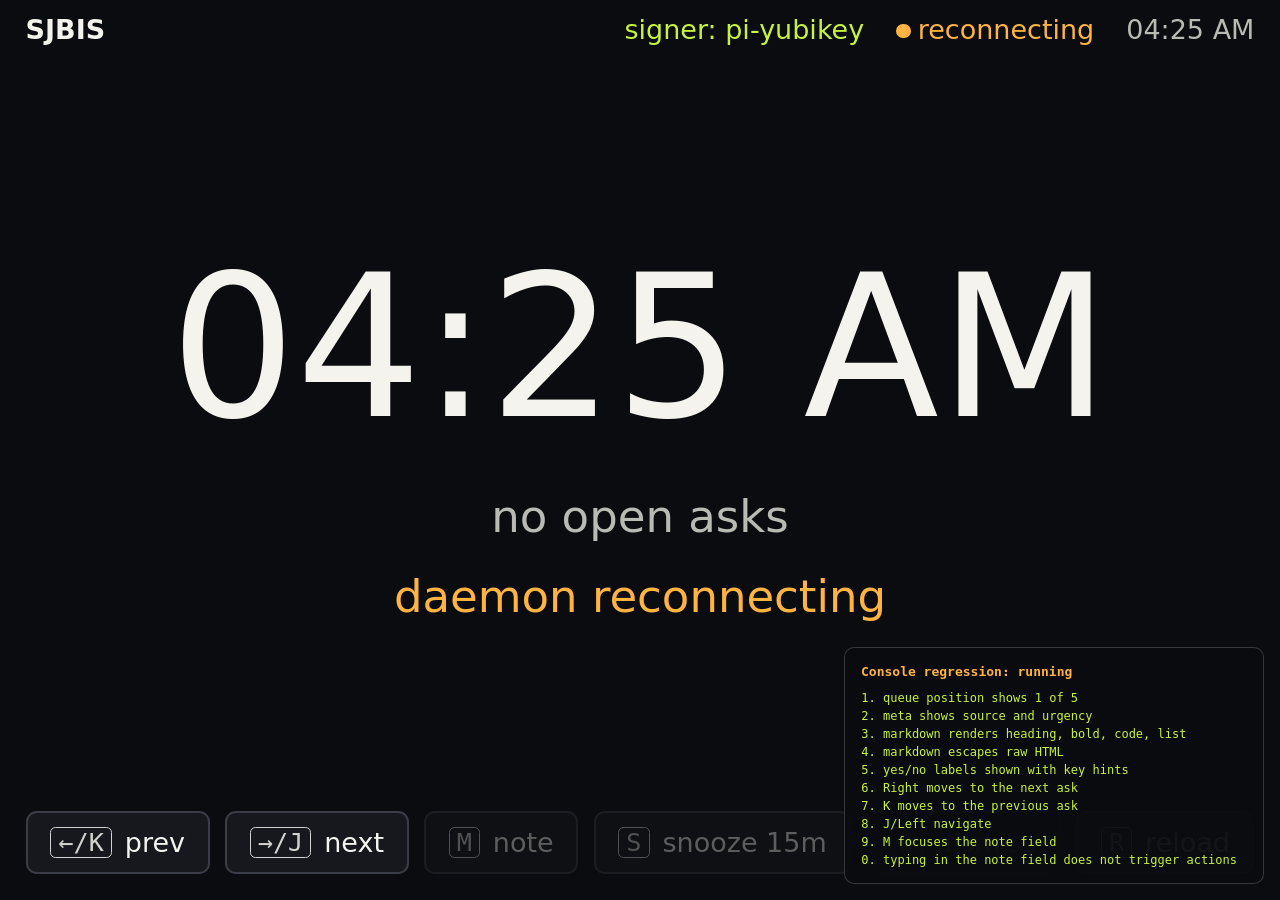
<file: tests/web/console-regression.html>
<!DOCTYPE html>
<!-- Serve the repository root over HTTP, then open /tests/web/console-regression.html.
     e.g. `python3 -m http.server 8000` and visit http://localhost:8000/tests/web/console-regression.html;
     body[data-regression] becomes "passed" or "failed". -->
<html lang="en">
<head>
<meta charset="UTF-8" />
<meta name="viewport" content="width=device-width, initial-scale=1" />
<title>SJBIS console regression</title>
<link rel="stylesheet" href="../../static/console.css" />
<style>
  .regression-status { position: fixed; z-index: 1000; right: 16px; bottom: 16px; width: min(420px, calc(100vw - 32px));
    padding: 14px 16px; border: 1px solid rgba(255,255,255,0.18); border-radius: 10px; background: rgba(11,12,15,0.96);
    color: #f4f3ee; font: 12px/1.5 monospace; }
  .regression-status h2 { margin: 0 0 8px; color: #ffb341; font-size: 13px; }
  .regression-status ol { max-height: 180px; margin: 8px 0 0; padding-left: 22px; overflow: auto; }
  .regression-status .pass { color: #c7f33d; }
  .regression-status .fail { color: #ff3d7f; }
</style>
</head>
<body>
<div id="console"></div>
<aside class="regression-status" aria-live="polite">
  <h2 id="regression-title">Console regression: running</h2>
  <ol id="regression-results"></ol>
</aside>
<script src="console-regression.js"></script>
<script src="../../static/time.js"></script>
<script src="../../static/console.js"></script>
</body>
</html>
</file>
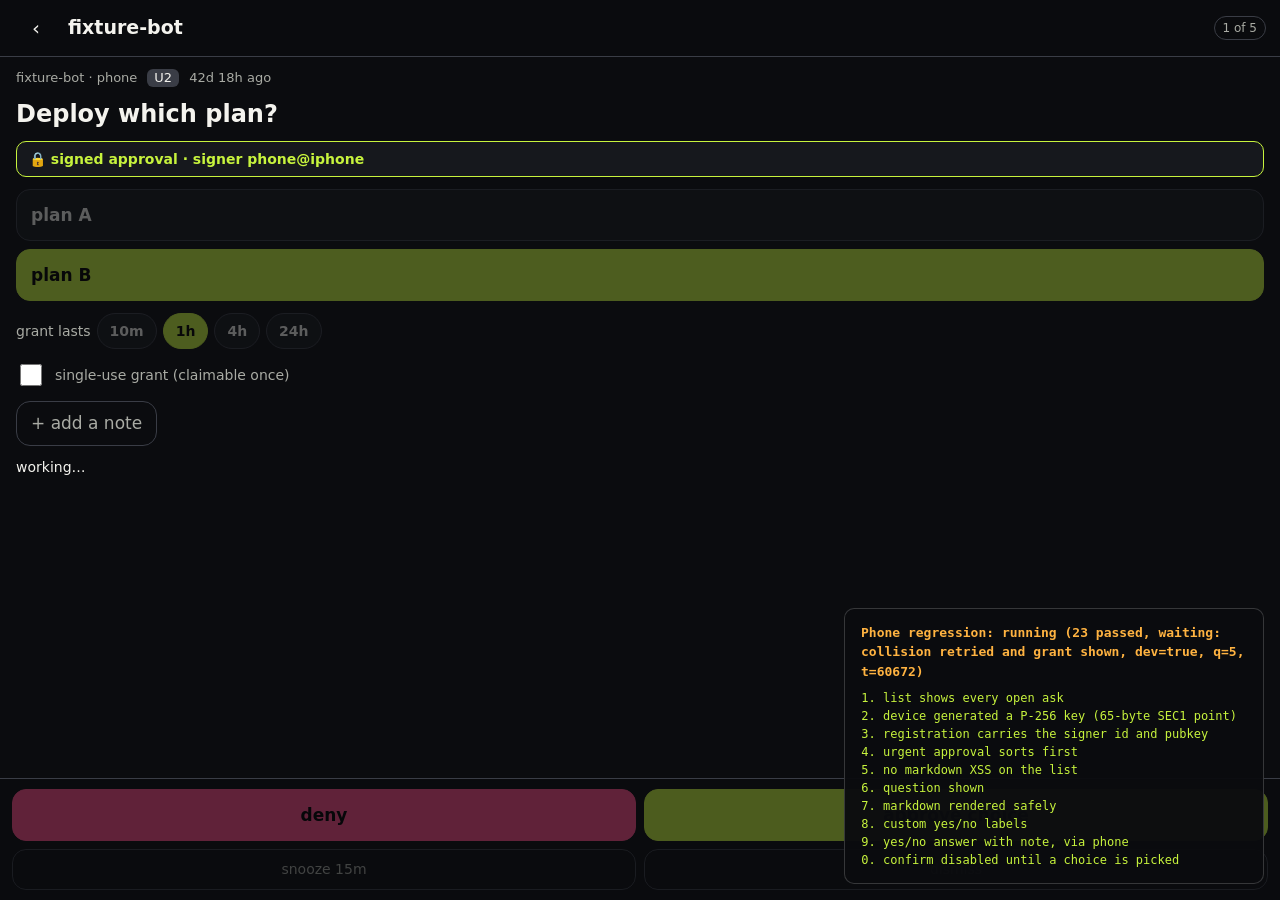
<file: tests/web/phone-regression.html>
<!DOCTYPE html>
<!-- Serve the repository root over HTTP, then open /tests/web/phone-regression.html.
     e.g. `python3 -m http.server 8000` and visit http://localhost:8000/tests/web/phone-regression.html;
     body[data-regression] becomes "passed" or "failed". Needs a secure context (localhost) for WebCrypto. -->
<html lang="en">
<head>
<meta charset="UTF-8" />
<meta name="viewport" content="width=device-width, initial-scale=1" />
<title>SJBIS phone regression</title>
<link rel="stylesheet" href="../../static/phone.css" />
<style>
  .regression-status { position: fixed; z-index: 1000; right: 16px; bottom: 16px; width: min(420px, calc(100vw - 32px));
    padding: 14px 16px; border: 1px solid rgba(255,255,255,0.18); border-radius: 10px; background: rgba(11,12,15,0.96);
    color: #f4f3ee; font: 12px/1.5 monospace; }
  .regression-status h2 { margin: 0 0 8px; color: #ffb341; font-size: 13px; }
  .regression-status ol { max-height: 180px; margin: 8px 0 0; padding-left: 22px; overflow: auto; }
  .regression-status .pass { color: #c7f33d; }
  .regression-status .fail { color: #ff3d7f; }
</style>
</head>
<body>
<div id="phone"></div>
<aside class="regression-status" aria-live="polite">
  <h2 id="regression-title">Phone regression: running</h2>
  <ol id="regression-results"></ol>
</aside>
<script src="../../static/time.js"></script>
<script src="../../static/phone-crypto.js"></script>
<script src="phone-regression.js"></script>
<script src="../../static/phone.js"></script>
</body>
</html>
</file>
<file: arch-styles.css>
/* SJBIS Architecture — design doc styling. Same dark playful HUD palette as
   the dashboard but tuned for long-form reading: wider line lengths, denser
   monospace, calmer color usage. */

:root {
  --bg:           #07080c;
  --bg-1:         #0b0d14;
  --bg-2:         #11141d;
  --surf:         rgba(255,255,255,0.04);
  --surf-2:       rgba(255,255,255,0.07);
  --surf-3:       rgba(255,255,255,0.10);
  --hair:         rgba(255,255,255,0.08);
  --hair-2:       rgba(255,255,255,0.14);
  --ink:          #f4f3ee;
  --ink-2:        rgba(244,243,238,0.78);
  --ink-3:        rgba(244,243,238,0.55);
  --ink-4:        rgba(244,243,238,0.36);

  --calm:         #5BD4FF;
  --warm:         #FFB341;
  --hot:          #FF3D7F;
  --siren:        #FF1F4D;
  --lime:         #C7F33D;
  --violet:       #B89DFF;

  --display: 'Bricolage Grotesque', ui-sans-serif, system-ui;
  --sans:    'Space Grotesk', ui-sans-serif, system-ui;
  --mono:    'JetBrains Mono', ui-monospace, SFMono-Regular, monospace;
}

* { box-sizing: border-box; }

html, body {
  margin: 0;
  background: var(--bg);
  color: var(--ink);
  font: 15px/1.55 var(--sans);
  -webkit-font-smoothing: antialiased;
}

a {
  color: var(--lime);
  text-decoration: none;
  border-bottom: 1px dotted rgba(199,243,61,0.4);
}
a:hover { border-bottom-color: var(--lime); }

::selection { background: rgba(199,243,61,0.35); color: #07080c; }

.field {
  position: fixed; inset: 0;
  background:
    radial-gradient(1100px 600px at 80% 0%, rgba(199,243,61,0.05), transparent 70%),
    radial-gradient(900px 600px at 0% 100%, rgba(255,61,127,0.04), transparent 70%),
    radial-gradient(600px 400px at 100% 100%, rgba(91,212,255,0.04), transparent 70%),
    var(--bg);
  z-index: 0;
}
.field::before {
  content: '';
  position: absolute; inset: 0;
  background-image:
    linear-gradient(rgba(255,255,255,0.020) 1px, transparent 1px),
    linear-gradient(90deg, rgba(255,255,255,0.020) 1px, transparent 1px);
  background-size: 56px 56px;
  mask-image: radial-gradient(1200px 1200px at 50% 200px, #000 0%, transparent 80%);
  pointer-events: none;
}

main {
  position: relative;
  z-index: 1;
  max-width: 1080px;
  margin: 0 auto;
  padding: 0 56px 160px;
}

/* ── Header ───────────────────────────────────────────────────────────── */
.hero {
  padding: 56px 0 28px;
  border-bottom: 1px solid var(--hair);
  margin-bottom: 56px;
}
.brand {
  display: flex; align-items: baseline; gap: 12px;
  font-family: var(--display);
  font-weight: 700;
  font-size: 26px;
  letter-spacing: -0.02em;
}
.brand .dot {
  width: 10px; height: 10px; border-radius: 50%;
  background: var(--lime);
  box-shadow: 0 0 12px var(--lime);
  animation: pulse 2.4s ease-in-out infinite;
}
.brand .sub {
  font-family: var(--mono);
  font-size: 11px;
  color: var(--ink-3);
  text-transform: uppercase;
  letter-spacing: 0.08em;
}
@keyframes pulse {
  0%, 100% { transform: scale(1);   opacity: 1; }
  50%      { transform: scale(1.3); opacity: 0.7; }
}

h1 {
  font-family: var(--display);
  font-size: 64px;
  line-height: 1;
  letter-spacing: -0.035em;
  font-weight: 700;
  margin: 36px 0 16px;
  text-wrap: balance;
}
h1 .accent { color: var(--lime); }

.subtitle {
  font-family: var(--display);
  font-size: 22px;
  color: var(--ink-2);
  line-height: 1.3;
  font-weight: 400;
  max-width: 740px;
  text-wrap: pretty;
}

.tldr {
  display: grid;
  grid-template-columns: 80px 1fr;
  gap: 24px;
  align-items: start;
  padding: 18px 22px;
  background: var(--surf);
  border: 1px solid var(--hair);
  border-radius: 16px;
  margin-top: 32px;
}
.tldr .tag {
  font-family: var(--mono);
  font-size: 11px;
  letter-spacing: 0.1em;
  text-transform: uppercase;
  color: var(--lime);
  background: rgba(199,243,61,0.08);
  border: 1px solid rgba(199,243,61,0.3);
  border-radius: 6px;
  padding: 4px 8px;
  height: 24px;
  display: inline-flex; align-items: center;
}
.tldr p { margin: 0; color: var(--ink-2); }
.tldr p + p { margin-top: 8px; }

/* ── Section structure ──────────────────────────────────────────────── */

section {
  padding: 56px 0;
  border-bottom: 1px dashed var(--hair);
}
section:last-child { border-bottom: 0; }

h2 {
  font-family: var(--display);
  font-size: 36px;
  letter-spacing: -0.025em;
  font-weight: 600;
  margin: 0 0 24px;
  display: flex; align-items: baseline; gap: 14px;
}
h2 .num {
  font-family: var(--mono);
  font-size: 13px;
  font-weight: 600;
  color: var(--lime);
  background: rgba(199,243,61,0.08);
  border: 1px solid rgba(199,243,61,0.3);
  padding: 3px 8px;
  border-radius: 6px;
  letter-spacing: 0.06em;
}

h3 {
  font-family: var(--display);
  font-size: 22px;
  font-weight: 500;
  letter-spacing: -0.015em;
  margin: 36px 0 14px;
  color: var(--ink);
}

p, li {
  color: var(--ink-2);
  text-wrap: pretty;
}
p { max-width: 760px; }

code, .mono {
  font-family: var(--mono);
  font-size: 0.9em;
}
p code, li code {
  background: var(--surf);
  border: 1px solid var(--hair);
  color: var(--lime);
  padding: 1px 6px;
  border-radius: 4px;
}

ul.lead {
  list-style: none;
  padding-left: 0;
}
ul.lead li {
  position: relative;
  padding-left: 22px;
  margin-bottom: 8px;
}
ul.lead li::before {
  content: '▸';
  position: absolute; left: 0; top: 0;
  color: var(--lime);
  font-family: var(--mono);
  font-size: 12px;
}

/* ── Terminal block ─────────────────────────────────────────────────── */

.term {
  background: #050608;
  border: 1px solid var(--hair-2);
  border-radius: 12px;
  overflow: hidden;
  margin: 18px 0;
  box-shadow: 0 12px 36px rgba(0,0,0,0.4);
}
.term-hd {
  display: flex; align-items: center; gap: 8px;
  padding: 10px 16px;
  border-bottom: 1px solid var(--hair);
  background: rgba(255,255,255,0.02);
}
.term-hd .dots { display: flex; gap: 6px; }
.term-hd .d { width: 11px; height: 11px; border-radius: 50%; background: var(--hair-2); }
.term-hd .d:nth-child(1) { background: #ff5f57; }
.term-hd .d:nth-child(2) { background: #febc2e; }
.term-hd .d:nth-child(3) { background: #28c840; }
.term-hd .ttl {
  font-family: var(--mono);
  font-size: 11px;
  color: var(--ink-3);
  margin-left: 8px;
  letter-spacing: 0.04em;
}
.term-bd {
  padding: 16px 18px;
  font-family: var(--mono);
  font-size: 13px;
  line-height: 1.6;
  white-space: pre;
  overflow-x: auto;
  color: var(--ink);
}
.term-bd .p { color: var(--lime); }            /* prompt $ */
.term-bd .c { color: var(--ink); }             /* command name */
.term-bd .f { color: var(--calm); }            /* flag */
.term-bd .v { color: var(--violet); }          /* value */
.term-bd .s { color: var(--warm); }            /* string */
.term-bd .n { color: var(--hot); }             /* number */
.term-bd .m { color: var(--ink-4); }           /* comment / muted */
.term-bd .ok { color: var(--lime); }
.term-bd .err { color: var(--siren); }
.term-bd .caret {
  display: inline-block;
  width: 8px; height: 14px;
  background: var(--lime);
  vertical-align: -2px;
  margin-left: 2px;
  animation: blink 1.05s steps(1) infinite;
}
@keyframes blink { 50% { opacity: 0; } }

/* ── Flag reference table ───────────────────────────────────────────── */

.flags {
  display: grid;
  grid-template-columns: minmax(280px, 360px) 1fr;
  gap: 0;
  margin: 14px 0 24px;
  border: 1px solid var(--hair);
  border-radius: 12px;
  overflow: hidden;
  background: var(--surf);
}
.flags > .head {
  background: var(--surf-2);
  font-family: var(--mono);
  font-size: 10px;
  text-transform: uppercase;
  letter-spacing: 0.1em;
  color: var(--ink-3);
  padding: 10px 18px;
  border-bottom: 1px solid var(--hair);
}
.flags > .row {
  padding: 12px 18px;
  border-bottom: 1px solid var(--hair);
}
.flags > .row:nth-last-child(-n+2) { border-bottom: 0; }
.flags > .row.k {
  font-family: var(--mono);
  font-size: 13px;
  color: var(--lime);
  background: rgba(0,0,0,0.18);
  display: flex; flex-direction: column; gap: 4px;
  border-right: 1px solid var(--hair);
}
.flags > .row.k .alt {
  color: var(--ink-3);
  font-size: 11px;
}
.flags > .row.k .type {
  color: var(--violet);
  font-size: 11px;
  font-style: italic;
}
.flags > .row.v {
  color: var(--ink-2);
  font-size: 14px;
  line-height: 1.45;
}
.flags > .row.v .eg {
  display: block;
  margin-top: 6px;
  font-family: var(--mono);
  font-size: 12px;
  color: var(--warm);
}
.flag-group-hd {
  grid-column: 1 / -1;
  background: rgba(199,243,61,0.05);
  padding: 14px 18px 12px;
  border-bottom: 1px solid var(--hair);
  font-family: var(--mono);
  font-size: 11px;
  text-transform: uppercase;
  letter-spacing: 0.1em;
  color: var(--lime);
  display: flex; justify-content: space-between; align-items: baseline;
}
.flag-group-hd .desc {
  color: var(--ink-3);
  text-transform: none;
  font-size: 11px;
  letter-spacing: 0;
  font-family: var(--sans);
}

/* ── Architecture diagram ────────────────────────────────────────────── */

.diagram-wrap {
  margin: 20px -16px;
  background: linear-gradient(180deg, rgba(11,14,21,0.6) 0%, rgba(7,8,12,0.4) 100%);
  border: 1px solid var(--hair);
  border-radius: 16px;
  padding: 24px;
  overflow-x: auto;
}
.diagram-wrap svg { display: block; width: 100%; height: auto; min-width: 760px; }

/* Component cards */
.comps {
  display: grid;
  grid-template-columns: repeat(2, 1fr);
  gap: 14px;
  margin-top: 22px;
}
.comp {
  background: var(--surf);
  border: 1px solid var(--hair);
  border-left: 3px solid var(--accent, var(--lime));
  border-radius: 10px;
  padding: 16px 18px;
}
.comp h4 {
  font-family: var(--display);
  font-size: 17px;
  font-weight: 600;
  letter-spacing: -0.01em;
  margin: 0 0 4px;
  display: flex; align-items: baseline; gap: 8px;
}
.comp h4 .tag {
  font-family: var(--mono);
  font-size: 10px;
  letter-spacing: 0.08em;
  text-transform: uppercase;
  color: var(--accent, var(--lime));
  border: 1px solid var(--accent, var(--lime));
  padding: 2px 6px;
  border-radius: 4px;
  opacity: 0.7;
}
.comp p {
  margin: 6px 0 0;
  font-size: 13.5px;
  color: var(--ink-2);
  line-height: 1.45;
}
.comp ul {
  margin: 8px 0 0;
  padding-left: 18px;
  color: var(--ink-3);
  font-size: 12.5px;
  line-height: 1.5;
}

/* ── Sequence rail ───────────────────────────────────────────────────── */

.seq {
  display: grid;
  grid-template-columns: 70px 1fr;
  gap: 0;
  margin: 16px 0 20px;
  position: relative;
}
.seq::before {
  content: '';
  position: absolute;
  left: 34px; top: 12px; bottom: 12px;
  width: 1px;
  background: var(--hair-2);
}
.seq-step {
  display: contents;
}
.seq-step .n {
  font-family: var(--mono);
  font-size: 11px;
  color: var(--bg);
  background: var(--accent, var(--lime));
  width: 24px; height: 24px;
  border-radius: 50%;
  margin: 8px 22px 0 22px;
  display: flex; align-items: center; justify-content: center;
  font-weight: 700;
  position: relative; z-index: 1;
  grid-column: 1;
}
.seq-step .body {
  grid-column: 2;
  padding: 0 0 22px;
}
.seq-step .body h5 {
  font-family: var(--display);
  font-size: 17px;
  font-weight: 500;
  letter-spacing: -0.01em;
  margin: 4px 0 4px;
}
.seq-step .body p {
  margin: 0;
  color: var(--ink-2);
  font-size: 13.5px;
}
.seq-step .body .actor {
  font-family: var(--mono);
  font-size: 11px;
  color: var(--ink-3);
  letter-spacing: 0.08em;
  text-transform: uppercase;
}
.seq-step .body .code {
  margin-top: 8px;
  padding: 8px 12px;
  background: #050608;
  border: 1px solid var(--hair);
  border-radius: 6px;
  font-family: var(--mono);
  font-size: 12px;
  color: var(--ink);
  white-space: pre;
  overflow-x: auto;
}

/* ── Prompt cards ────────────────────────────────────────────────────── */

.prompt {
  background: #06080c;
  border: 1px solid var(--hair-2);
  border-radius: 12px;
  overflow: hidden;
  margin: 14px 0;
}
.prompt-hd {
  padding: 10px 16px;
  background: rgba(199,243,61,0.05);
  border-bottom: 1px solid var(--hair);
  display: flex; align-items: baseline; justify-content: space-between;
  font-family: var(--mono);
  font-size: 11px;
  color: var(--lime);
  letter-spacing: 0.08em;
  text-transform: uppercase;
}
.prompt-hd .model { color: var(--ink-4); font-size: 10px; }
.prompt-bd {
  padding: 14px 18px;
  font-family: var(--mono);
  font-size: 12.5px;
  line-height: 1.6;
  white-space: pre-wrap;
  color: var(--ink-2);
}
.prompt-bd .sys { color: var(--violet); font-style: italic; }
.prompt-bd .vk { color: var(--calm); }

/* ── Two-column callout ─────────────────────────────────────────────── */

.two {
  display: grid;
  grid-template-columns: 1fr 1fr;
  gap: 16px;
  margin: 16px 0;
}
.callout {
  background: var(--surf);
  border: 1px solid var(--hair);
  border-radius: 10px;
  padding: 14px 16px;
}
.callout .ttl {
  font-family: var(--mono);
  font-size: 10px;
  text-transform: uppercase;
  letter-spacing: 0.1em;
  color: var(--ink-3);
  margin-bottom: 6px;
}
.callout.good .ttl { color: var(--lime); }
.callout.bad .ttl { color: var(--hot); }
.callout p { margin: 0; font-size: 13.5px; }

/* ── Q&A blocks ──────────────────────────────────────────────────────── */
.qa {
  background: var(--surf);
  border-left: 3px solid var(--warm);
  border-radius: 0 10px 10px 0;
  padding: 14px 18px;
  margin: 14px 0;
}
.qa.decided { border-left-color: var(--lime); background: rgba(199,243,61,0.04); }
.qa .q {
  font-family: var(--display);
  font-weight: 500;
  font-size: 16px;
  margin: 0 0 6px;
  color: var(--ink);
  display: flex; align-items: center; gap: 10px; flex-wrap: wrap;
}
.qa-tag {
  display: inline-flex; align-items: center;
  font-family: var(--mono);
  font-size: 10px;
  font-weight: 600;
  letter-spacing: 0.08em;
  padding: 3px 8px;
  border-radius: 999px;
  flex-shrink: 0;
}
.qa-tag.v1 { color: var(--lime);   background: rgba(199,243,61,0.10); border: 1px solid rgba(199,243,61,0.3); }
.qa-tag.v2 { color: var(--calm);   background: rgba(91,212,255,0.10); border: 1px solid rgba(91,212,255,0.3); }
.qa .a { margin: 0; color: var(--ink-2); font-size: 14px; }
.qa .a + .a { margin-top: 6px; }

/* ── TOC ────────────────────────────────────────────────────────────── */

.toc {
  position: sticky;
  top: 20px;
  align-self: start;
  background: var(--surf);
  border: 1px solid var(--hair);
  border-radius: 12px;
  padding: 14px 16px;
}

/* ── Layout wrapper for body w/ TOC ─────────────────────────────────── */

@media (min-width: 1200px) {
  main {
    max-width: 1280px;
    padding-right: 32px;
  }
}

/* ── Misc ───────────────────────────────────────────────────────────── */

.lbl {
  font-family: var(--mono);
  font-size: 10px;
  letter-spacing: 0.1em;
  text-transform: uppercase;
  color: var(--ink-4);
}

.pill {
  display: inline-flex; align-items: center; gap: 6px;
  padding: 3px 10px;
  border-radius: 999px;
  font-family: var(--mono);
  font-size: 11px;
  letter-spacing: 0.04em;
  border: 1px solid var(--hair-2);
  color: var(--ink-2);
  background: var(--surf);
}
.pill.ai { color: var(--violet); border-color: rgba(184,157,255,0.3); background: rgba(184,157,255,0.06); }
.pill.fast { color: var(--lime); border-color: rgba(199,243,61,0.3); background: rgba(199,243,61,0.06); }
.pill.local { color: var(--calm); border-color: rgba(91,212,255,0.3); background: rgba(91,212,255,0.06); }

footer {
  margin-top: 80px;
  padding: 28px 0 0;
  border-top: 1px solid var(--hair);
  color: var(--ink-4);
  font-family: var(--mono);
  font-size: 11px;
  letter-spacing: 0.06em;
  text-transform: uppercase;
  display: flex; justify-content: space-between;
}
</file>
<file: static/console.css>
/* SJBIS console: every size is in viewport units so a 1024x600 panel and a
   1920x1080 monitor render the same layout. Nothing below ~2.5vh. */
:root {
  --bg: #0b0c0f; --panel: #16181d; --line: #3a3d46;
  --fg: #f4f3ee; --dim: #b9bab3; --ok: #c7f33d; --warn: #ffb341; --bad: #ff4f8b;
  --mono: ui-monospace, "DejaVu Sans Mono", "Liberation Mono", monospace;
}
* { box-sizing: border-box; }
html, body { margin: 0; height: 100%; overflow: hidden; background: var(--bg); color: var(--fg);
  font-family: system-ui, -apple-system, "DejaVu Sans", "Liberation Sans", sans-serif; }
#console { display: flex; flex-direction: column; gap: 1.4vh; height: 100vh; padding: 1.5vh 2vw; }
.hdr { flex: none; display: flex; align-items: center; gap: 2.5vw; font-size: 3vh; color: var(--dim); white-space: nowrap; }
.hdr .pos { color: var(--fg); font-weight: 700; }
.hdr .sp { flex: 1; }
.dot::before { content: ""; display: inline-block; width: 1.6vh; height: 1.6vh; margin-right: 0.8vh;
  border-radius: 50%; background: currentColor; vertical-align: middle; }
.ok { color: var(--ok); } .warn { color: var(--warn); } .bad { color: var(--bad); }
.card { flex: 1; min-height: 0; display: flex; flex-direction: column; gap: 1.4vh; }
.message-preview[hidden] { display: none; }
.message-preview { position: absolute; z-index: 2; top: 50%; left: 50%; transform: translate(-50%, -50%);
  width: min(77vw, 125vh); display: grid; grid-template-columns: auto minmax(0, 1fr) auto;
  align-items: center; gap: 3.5vh; padding: 4vh; border: 0.2vh solid #638dcc; border-radius: 3vh;
  background: linear-gradient(125deg, #233650, #141e2e 73%); box-shadow: 0 2vh 9vh #000b; }
#console:has(.message-preview:not([hidden]):not(.compact)) .empty { visibility: hidden; }
.preview-avatar { position: relative; display: grid; place-items: center; flex: none;
  width: 18vh; aspect-ratio: 1; overflow: hidden; border-radius: 50%;
  background: #344e71; color: #e3efff; font-size: 8vh; font-weight: 700; }
.preview-avatar img { position: absolute; inset: 0; width: 100%; height: 100%; object-fit: cover; }
.preview-name { margin-bottom: 1vh; color: #accafa; font-size: 3.3vh; font-weight: 700; }
.preview-text { margin: 0; color: #f5f7fc; font-size: 4.3vh; line-height: 1.23; white-space: pre-line;
  overflow-wrap: anywhere; overflow: hidden; display: -webkit-box; -webkit-box-orient: vertical; -webkit-line-clamp: 3; }
.message-preview .preview-seen { min-width: auto; min-height: auto; padding: 1.1vh 1.8vh; border-radius: 1.15vh;
  border-color: #638dcc; background: #253b59; color: #f5f7fc; font-size: 2.6vh; }
.message-preview.compact { position: static; transform: none; width: min(59vw, 106vh); align-self: end; flex: none;
  gap: 1.4vh; padding: 1vh 1.5vh; border-radius: 1.6vh; box-shadow: none; }
.compact .preview-avatar { width: 6.5vh; font-size: 3.3vh; }
.compact .preview-name { margin-bottom: 0.25vh; font-size: 2.35vh; }
.compact .preview-text { font-size: 2.7vh; -webkit-line-clamp: 2; }
.meta { font-size: 3vh; color: var(--dim); white-space: nowrap; overflow: hidden; text-overflow: ellipsis; }
.meta b { color: var(--fg); }
.meta .milestone { color: #ffd68c; font-weight: 700; }
.meta .milestone::before { content: ""; display: inline-block; width: 1.5vh; height: 1.5vh;
  margin: 0 1vh 0 0.3vh; background: currentColor; transform: rotate(45deg); }
.urg { padding: 0 1vh; border-radius: 0.6vh; background: var(--line); color: var(--fg); }
.urg.hot { background: var(--bad); color: #000; }
.q { margin: 0; font-size: 6vh; line-height: 1.15; font-weight: 700; max-height: 22vh; overflow: auto; }
.q.long { font-size: 4.4vh; }
.q.xlong { font-size: 3.4vh; font-weight: 600; line-height: 1.25; max-height: 40vh; }
.q.nodetail { max-height: 58vh; }
.q.milestone-title { max-height: 22vh; }
.celebration-art { position: relative; flex: 1; min-height: 16vh; overflow: hidden;
  border: 0.25vh solid #484569; border-radius: 1.8vh;
  background: radial-gradient(ellipse at 24% 0%, #222845, transparent 62%), linear-gradient(150deg, #080d22, #12132b 58%, #221329); }
.celebration-art.compact { flex: 0 0 20vh; }
.firework { position: absolute; left: var(--x); top: var(--y); width: min(37vh, 27vw); aspect-ratio: 1;
  transform: translate(-50%, -50%) scale(var(--size)); }
.celebration-art.compact .firework { width: min(21vh, 20vw); }
.firework::before { content: ""; position: absolute; inset: 25%; opacity: 0.22;
  background: radial-gradient(circle, var(--color), transparent 69%); }
.firework-trail { position: absolute; inset: 0; transform: rotate(var(--angle)); }
.firework-trail::before, .firework-trail::after { content: ""; position: absolute; left: 50%; transform: translateX(-50%); }
.firework-trail::before { top: var(--tip); width: 1.2%; height: var(--tail); border-radius: 100% 100% 45% 45%;
  background: linear-gradient(to bottom, var(--color), transparent); }
.firework-trail::after { top: calc(var(--tip) - 2.8%); width: 1.8%; aspect-ratio: 1; border-radius: 50%;
  background: var(--color); box-shadow: 0 0 0.75vh var(--color); }
.firework-trail:nth-child(3n)::after { background: #fff4df; }
.mazel-tov-art { display: grid; place-items: center; border-color: #a18757;
  background: radial-gradient(ellipse at 50% 36%, #234873, transparent 68%), linear-gradient(143deg, #0c152d, #12284d 55%, #0d1833); }
.mazel-tov-art::before { content: ""; position: absolute; inset: 1.2vh; border: 0.14vh solid #b4976280;
  border-radius: 1.2vh; pointer-events: none; }
.mazel-tov-lockup { position: relative; display: grid; justify-items: center; gap: 1.6vh; max-width: 72%; }
.mazel-tov-title { color: #fff1c7; font: 700 min(14vh, 13vw)/1 Georgia, "Liberation Serif", serif;
  text-align: center; text-shadow: 0 0.3vh 1.5vh #050b20a0; }
.mazel-tov-gables { display: flex; align-items: end; gap: 0.55vh; width: min(38vh, 39vw); height: 13vh; color: #e5be78; }
.mazel-tov-gables span { --gable: polygon(0 100%, 0 52%, 11% 52%, 11% 38%, 23% 38%, 23% 24%, 35% 24%, 35% 12%,
    50% 0, 65% 12%, 65% 24%, 77% 24%, 77% 38%, 89% 38%, 89% 52%, 100% 52%, 100% 100%);
  position: relative; flex: 1; height: 80%; background: currentColor; clip-path: var(--gable); }
.mazel-tov-gables span:nth-child(2) { height: 100%; }
.mazel-tov-gables span::before { content: ""; position: absolute; inset: 0.35vh; clip-path: var(--gable); background: #19365a; }
.mazel-tov-gables span::after { content: ""; position: absolute; left: 38%; bottom: 15%; width: 24%; height: 33%;
  border: 0.15vh solid currentColor; border-radius: 45% 45% 0 0; background: #0d1e3d; }
.mazel-tov-emblem { position: absolute; width: min(11vh, 10vw); aspect-ratio: 0.8660254; top: 50%; color: #e5be78; transform: translateY(-50%); }
.mazel-tov-emblem.left { left: 12%; }
.mazel-tov-emblem.right { right: 12%; }
.mazel-tov-emblem::before, .mazel-tov-emblem::after { content: ""; position: absolute; inset: 0;
  background: currentColor; clip-path: polygon(evenodd, 50% 4%, 96% 73%, 4% 73%, 50% 4%, 50% 12%, 12% 69%, 88% 69%, 50% 12%); }
.mazel-tov-emblem::after { transform: rotate(180deg); }
.mazel-tov-art.compact .mazel-tov-lockup { gap: 0.8vh; }
.mazel-tov-art.compact .mazel-tov-gables { width: min(21vh, 24vw); height: 7vh; }
.mazel-tov-art.compact .mazel-tov-title { font-size: min(7.6vh, 13vw); }
.mazel-tov-art.compact .mazel-tov-emblem { width: min(8vh, 9vw); }
.detail { flex: 1; min-height: 8vh; overflow: auto; padding: 1.2vh 2vw; font-size: 3.2vh; line-height: 1.35;
  background: var(--panel); border: 0.25vh solid var(--line); border-radius: 1vh; }
.detail.plain { white-space: pre-wrap; }
.detail h2 { font-size: 4vh; margin: 0.6vh 0; } .detail h3 { font-size: 3.6vh; margin: 0.6vh 0; }
.detail h4 { font-size: 3.2vh; margin: 0.6vh 0; }
.detail p, .detail ul, .detail pre { margin: 0 0 1vh; }
.detail ul { padding-left: 4vh; }
.detail code, .detail pre { font-family: var(--mono); background: #000; border-radius: 0.5vh; padding: 0 0.6vh; }
.detail pre { padding: 1vh; white-space: pre-wrap; }
.spacer { flex: 1; }
.lock { flex: none; font-size: 3.4vh; font-weight: 700; }
.formq { flex: none; font-size: 4.2vh; font-weight: 600; line-height: 1.2; }
.formq .step { display: inline-block; margin-right: 1.2vw; padding: 0 1vw; border-radius: 1vh; background: var(--warn); color: #000; font-size: 3vh; }
.num { flex: none; font-size: 9vh; font-weight: 800; line-height: 1.1; font-variant-numeric: tabular-nums; }
.num .unit { font-size: 4vh; font-weight: 600; opacity: .8; }
.num .range { display: block; font-size: 2.6vh; font-weight: 500; opacity: .6; }
.row { flex: none; display: flex; flex-wrap: wrap; gap: 1.2vh 1.2vw; }
button { flex: 1 1 0; min-width: 12vw; min-height: 9vh; display: flex; align-items: center; justify-content: center;
  gap: 1vw; padding: 1vh 1.4vw; font: inherit; font-size: 3.6vh; color: var(--fg); cursor: pointer;
  background: var(--panel); border: 0.3vh solid var(--line); border-radius: 1.2vh; }
button .lbl { overflow: hidden; text-overflow: ellipsis; white-space: nowrap; }
button kbd { white-space: nowrap; font-family: var(--mono); font-size: 2.8vh; padding: 0 0.8vh; border: 0.2vh solid currentColor;
  border-radius: 0.6vh; opacity: 0.85; }
button.yes { border-color: var(--ok); } button.no { border-color: var(--bad); }
button.celebrate-action { color: #ffe5ad; border-color: #ffd277; background: linear-gradient(100deg, #332046, #3e2731 55%, #492d18); }
button.mazel-tov-action { color: #fff1c7; border-color: #d5b473; background: linear-gradient(100deg, #16254b, #203c67); }
button.sel { background: var(--ok); color: #000; border-color: var(--ok); }
button.arm { background: var(--warn); color: #000; border-color: var(--warn); }
button:disabled { opacity: 0.35; cursor: default; }
.tools button { flex: 1 1 auto; min-width: 0; min-height: 7vh; font-size: 3vh; }
.noterow { flex: none; display: flex; }
.noterow[hidden] { display: none; }
.noterow input { flex: 1; min-width: 0; height: 7vh; padding: 0 1.4vw; font: inherit; font-size: 3.2vh; color: var(--fg);
  background: var(--panel); border: 0.3vh solid var(--line); border-radius: 1.2vh; }
.noterow input:focus { outline: none; border-color: var(--ok); }
.msg { flex: none; min-height: 3.6vh; font-size: 3vh; }
.empty { flex: 1; display: flex; flex-direction: column; align-items: center; justify-content: center; gap: 3vh; }
.empty .clock { font-size: 22vh; font-weight: 200; font-variant-numeric: tabular-nums; }
.empty .calm { font-size: 5vh; color: var(--dim); }
.grant { position: fixed; inset: 0; z-index: 10; display: flex; flex-direction: column; align-items: center;
  justify-content: center; gap: 3vh; background: var(--bg); }
.grant .gid { font-family: var(--mono); font-size: 20vh; font-weight: 700; color: var(--ok); }
.grant.deny .gid { color: var(--bad); }
.grant .sub { font-size: 5vh; }
.grant .hint { font-size: 3vh; color: var(--dim); }
.empty .ok { color: var(--ok); } .empty .warn { color: var(--warn); }
.missed-heading { margin: 0; font-size: 4vh; }
.missed { flex: 1; min-height: 0; overflow: auto; font-size: 3.4vh; }
.missed article { padding: 1.5vh 0; border-bottom: 1px solid var(--line); }
.missed article p { margin: 0.8vh 0; overflow-wrap: anywhere; }
.missed button { min-height: 6vh; font-size: 3vh; }
</file>
<file: static/phone.css>
/* SJBIS phone: a dark, thumb-driven ask client. Safe-area aware for notched iPhones. */
:root {
  --bg: #0b0c0f; --panel: #16181d; --panel2: #1e2128; --line: #3a3d46;
  --fg: #f4f3ee; --dim: #a9aba4; --ok: #c7f33d; --warn: #ffb341; --bad: #ff4f8b; --info: #6fb8ff;
  --mono: ui-monospace, Menlo, "SF Mono", monospace;
  --sat: env(safe-area-inset-top, 0px); --sab: env(safe-area-inset-bottom, 0px);
}
* { box-sizing: border-box; -webkit-tap-highlight-color: transparent; }
html, body { margin: 0; min-height: 100%; background: var(--bg); color: var(--fg);
  font: 17px/1.35 -apple-system, system-ui, "Helvetica Neue", sans-serif; -webkit-text-size-adjust: 100%; }
body { overscroll-behavior-y: none; }
#phone { min-height: 100vh; min-height: 100dvh; display: flex; flex-direction: column; }
.ok { color: var(--ok); } .warn { color: var(--warn); } .bad { color: var(--bad); } .dim { color: var(--dim); }
code { font-family: var(--mono); background: #000; border-radius: 4px; padding: 0 4px; }

/* top bar */
.top { position: sticky; top: 0; z-index: 5; display: flex; align-items: center; gap: 10px; min-height: 52px;
  padding: calc(var(--sat) + 6px) 14px 6px; background: rgba(11,12,15,.92); backdrop-filter: blur(12px); -webkit-backdrop-filter: blur(12px);
  border-bottom: 1px solid var(--line); }
.top .title { font-weight: 700; font-size: 19px; white-space: nowrap; overflow: hidden; text-overflow: ellipsis; }
.top .sp { flex: 1; }
.top .pill { font-size: 12px; padding: 3px 8px; border-radius: 999px; border: 1px solid var(--line); color: var(--dim); white-space: nowrap; }
.top .pill.ok { border-color: var(--ok); } .top .pill.warn { border-color: var(--warn); } .top .pill.bad { border-color: var(--bad); }
.top .pill.ok::before, .top .pill.warn::before, .top .pill.bad::before { content: ""; display: inline-block; width: 7px; height: 7px;
  border-radius: 50%; background: currentColor; margin-right: 5px; vertical-align: 1px; }
.iconbtn { flex: none; min-width: 44px; min-height: 44px; padding: 0 10px; font: inherit; font-size: 20px; color: var(--fg);
  background: transparent; border: 0; border-radius: 10px; }
.iconbtn:active { background: var(--panel2); }

/* list */
.list { flex: 1; padding: 10px 12px calc(var(--sab) + 24px); display: flex; flex-direction: column; gap: 10px; }
.card { position: relative; display: block; width: 100%; text-align: left; padding: 12px 14px 12px 18px; font: inherit; color: var(--fg);
  background: var(--panel); border: 1px solid var(--line); border-radius: 14px; }
.card::before { content: ""; position: absolute; left: 0; top: 10px; bottom: 10px; width: 5px; border-radius: 0 4px 4px 0; background: var(--line); }
.card.u3::before { background: var(--info); } .card.u4::before, .card.u5::before { background: var(--bad); }
.card.appr::before { background: var(--ok); }
.card.milestone::before { background: linear-gradient(#d6a8ff, #ffd68c); }
.card:active { background: var(--panel2); }
.card .meta { display: flex; gap: 8px; align-items: baseline; font-size: 13px; color: var(--dim); margin-bottom: 4px; white-space: nowrap; overflow: hidden; }
.card .meta b { color: var(--fg); overflow: hidden; text-overflow: ellipsis; }
.card .meta .sp { flex: 1; }
.card .q { font-size: 17px; font-weight: 600; line-height: 1.3; display: -webkit-box; -webkit-line-clamp: 4; -webkit-box-orient: vertical; overflow: hidden; }
.card .chip { display: inline-block; font-size: 11px; font-weight: 600; letter-spacing: .02em; text-transform: uppercase; padding: 1px 7px;
  border-radius: 999px; background: var(--panel2); color: var(--dim); }
.card .chip.appr { background: var(--ok); color: #000; }
.card .chip.milestone, .meta .milestone { color: #ffd68c; }
.empty { flex: 1; display: flex; flex-direction: column; align-items: center; justify-content: center; gap: 10px; padding: 40px 20px; color: var(--dim); text-align: center; }
.empty .big { font-size: 56px; line-height: 1; }
.section { margin: 14px 2px 4px; font-size: 12px; font-weight: 700; letter-spacing: .08em; text-transform: uppercase; color: var(--dim); }
.card.missed::before { background: var(--warn); }
.card.missed .q { display: block; overflow-wrap: anywhere; margin-bottom: 6px; }
.card.missed button { margin-top: 8px; }

/* ask view */
.ask { flex: 1; display: flex; flex-direction: column; }
.body { flex: 1; padding: 12px 16px 16px; display: flex; flex-direction: column; gap: 12px; }
.meta.row1 { display: flex; flex-wrap: wrap; gap: 6px 10px; font-size: 13px; color: var(--dim); }
.meta.row1 b { color: var(--fg); }
.urg { padding: 0 7px; border-radius: 6px; background: var(--line); color: var(--fg); }
.urg.hot { background: var(--bad); color: #000; }
h1.q { margin: 0; font-size: 24px; line-height: 1.25; font-weight: 700; word-wrap: break-word; overflow-wrap: anywhere; }
h1.q.long { font-size: 20px; } h1.q.xlong { font-size: 17px; font-weight: 600; line-height: 1.4; }
.detail { padding: 10px 12px; font-size: 15px; line-height: 1.4; background: var(--panel); border: 1px solid var(--line); border-radius: 12px; overflow-x: auto; }
.detail.plain { white-space: pre-wrap; }
.detail h2 { font-size: 17px; margin: 4px 0; } .detail h3, .detail h4 { font-size: 15px; margin: 4px 0; }
.detail p, .detail ul, .detail pre { margin: 0 0 8px; } .detail ul { padding-left: 22px; }
.detail pre { padding: 8px; white-space: pre-wrap; background: #000; border-radius: 6px; font-family: var(--mono); font-size: 13px; }
.lock { font-size: 14px; font-weight: 600; padding: 8px 12px; border-radius: 10px; background: var(--panel); }
.lock.ok { border: 1px solid var(--ok); } .lock.bad { border: 1px solid var(--bad); } .lock.warn { border: 1px solid var(--warn); }
.formq { font-size: 18px; font-weight: 600; line-height: 1.3; }
.formq .step { display: inline-block; margin-right: 8px; padding: 0 8px; border-radius: 8px; background: var(--warn); color: #000; font-size: 13px; }
.opts { display: flex; flex-direction: column; gap: 8px; }
.opts button { justify-content: flex-start; text-align: left; }
.opts .lbl { white-space: normal; }
.num { display: flex; align-items: center; gap: 10px; }
.num .val { flex: 1; text-align: center; font-size: 36px; font-weight: 800; font-variant-numeric: tabular-nums; }
.num .val .unit { font-size: 16px; font-weight: 600; opacity: .8; margin-left: 4px; }
.num button { flex: none; width: 64px; font-size: 26px; }
.range { font-size: 13px; color: var(--dim); text-align: center; }
.diff { font-family: var(--mono); font-size: 12.5px; white-space: pre-wrap; padding: 8px; background: #000; border-radius: 8px; overflow-x: auto; }
.diff .add { color: var(--ok); } .diff .del { color: var(--bad); } .diff .ctx { color: var(--dim); }
textarea, input[type=text] { width: 100%; min-height: 48px; padding: 10px 12px; font: inherit; color: var(--fg); background: var(--panel);
  border: 1px solid var(--line); border-radius: 12px; resize: vertical; }
textarea:focus, input:focus { outline: none; border-color: var(--ok); }
.ttl { display: flex; gap: 6px; flex-wrap: wrap; align-items: center; font-size: 14px; color: var(--dim); }
.ttl button { flex: 0 0 auto; min-height: 36px; padding: 0 12px; font-size: 14px; border-radius: 999px; }
.ttl button.sel { background: var(--ok); color: #000; border-color: var(--ok); }
.toggle { display: flex; align-items: center; gap: 10px; font-size: 14px; color: var(--dim); }
.toggle input { width: 22px; height: 22px; accent-color: var(--ok); }
.msg { min-height: 20px; font-size: 14px; }

/* buttons */
button { display: flex; align-items: center; justify-content: center; gap: 8px; min-height: 52px; padding: 10px 14px; font: inherit;
  font-size: 17px; font-weight: 600; color: var(--fg); background: var(--panel); border: 1px solid var(--line); border-radius: 14px; }
button:active { background: var(--panel2); }
button:disabled { opacity: .35; }
button.yes { background: var(--ok); color: #000; border-color: var(--ok); }
button.no { background: var(--bad); color: #000; border-color: var(--bad); }
button.sel { background: var(--ok); color: #000; border-color: var(--ok); }
button.arm { background: var(--warn); color: #000; border-color: var(--warn); }
button.ghost { background: transparent; }
button .lbl { overflow: hidden; text-overflow: ellipsis; white-space: nowrap; }

/* sticky action bar */
.bar { position: sticky; bottom: 0; z-index: 4; display: flex; flex-direction: column; gap: 8px; padding: 10px 12px calc(var(--sab) + 10px);
  background: rgba(11,12,15,.94); backdrop-filter: blur(12px); -webkit-backdrop-filter: blur(12px); border-top: 1px solid var(--line); }
.bar .row { display: flex; gap: 8px; }
.bar .row > * { flex: 1 1 0; min-width: 0; }
.bar .row.tools button { min-height: 40px; font-size: 14px; font-weight: 500; color: var(--dim); background: transparent; }

/* settings */
.settings { flex: 1; padding: 12px 16px calc(var(--sab) + 24px); display: flex; flex-direction: column; gap: 14px; }
.kv { display: flex; flex-direction: column; gap: 4px; padding: 12px 14px; background: var(--panel); border: 1px solid var(--line); border-radius: 12px; }
.kv .k { font-size: 12px; font-weight: 700; letter-spacing: .06em; text-transform: uppercase; color: var(--dim); }
.kv .v { font-size: 15px; word-break: break-all; }
.kv .v.mono { font-family: var(--mono); font-size: 12.5px; }
.kv .hint { font-size: 13px; color: var(--dim); }
.steps { margin: 0; padding-left: 20px; font-size: 14px; color: var(--dim); } .steps li { margin: 4px 0; }

/* grant overlay */
.grant { position: fixed; inset: 0; z-index: 20; display: flex; flex-direction: column; align-items: center; justify-content: center; gap: 14px;
  padding: 24px; background: var(--bg); text-align: center; }
.grant .gid { font-family: var(--mono); font-size: 54px; font-weight: 700; color: var(--ok); letter-spacing: .02em; }
.grant.deny .gid { color: var(--bad); }
.grant .sub { font-size: 20px; } .grant .hint { font-size: 14px; color: var(--dim); }
.grant .qq { max-width: 90vw; font-size: 15px; color: var(--dim); display: -webkit-box; -webkit-line-clamp: 4; -webkit-box-orient: vertical; overflow: hidden; }
.grant button { min-width: 50vw; margin-top: 10px; }
</file>
